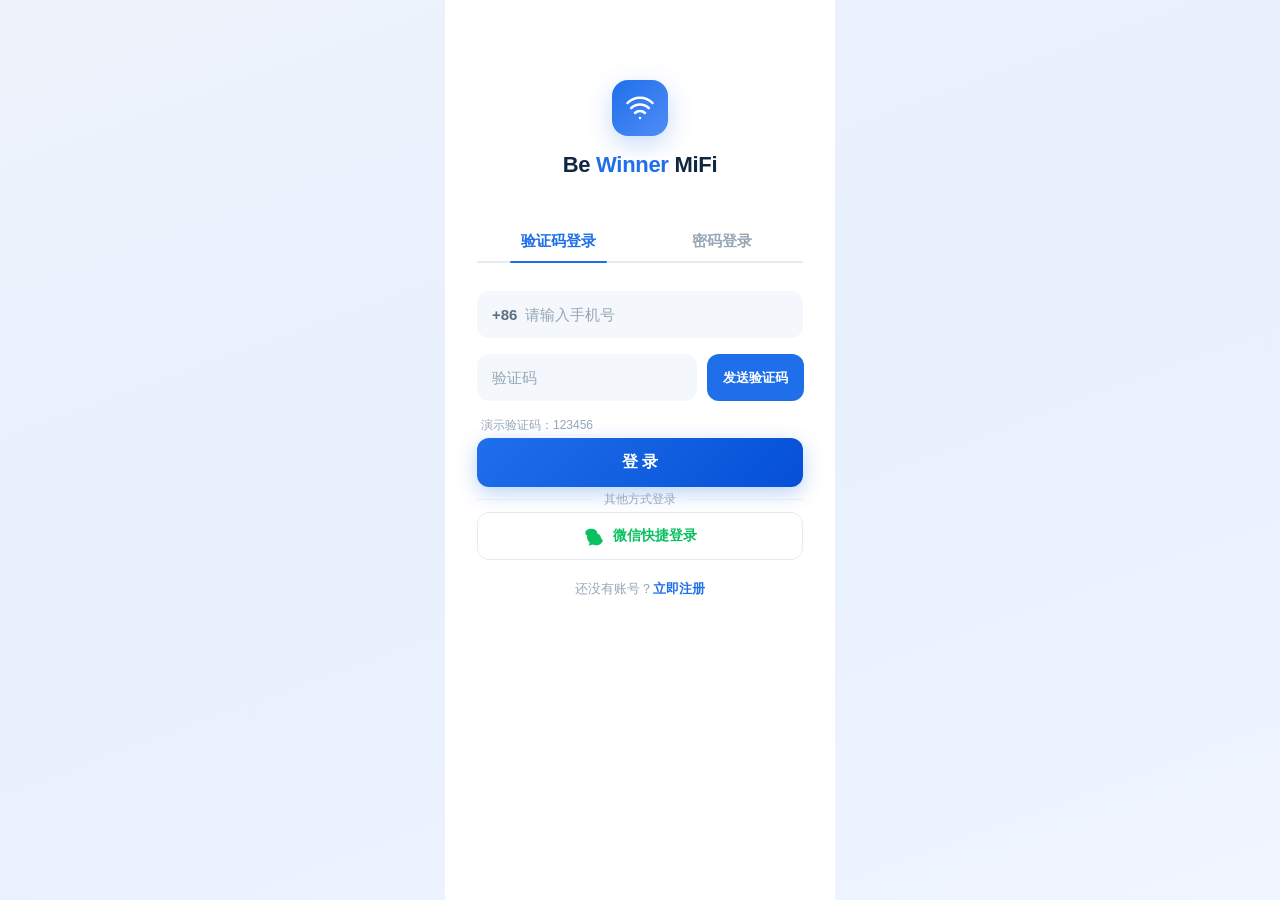
<file: index.html>
<!DOCTYPE html>
<html lang="zh-CN">
<head>
<meta charset="UTF-8" />
<meta name="viewport" content="width=device-width,initial-scale=1.0" />
<title>Be Winner · MiFi 控制中心 / 主页</title>
<link href="https://fonts.googleapis.com/css2?family=Space+Grotesk:wght@400;500;600;700&family=JetBrains+Mono:wght@400;500;700&family=Noto+Sans+SC:wght@400;500;700&display=swap" rel="stylesheet">
<link rel="stylesheet" href="css/app.css" />
</head>
<body>
<div class="stage">

  <!-- 主页 -->
  <section class="phone">
    <div class="phone-shell">
      <div class="notch"></div>
      <div class="status-bar">
        <span class="time">21:08</span>
        <span class="status-icons">
          <span class="sig-bars"><i></i><i></i><i></i><i></i></span>
          <span class="bat-ico">98<small>%</small></span>
        </span>
      </div>

      <div class="screen" id="screen-home">
        <!-- 顶部设备标题栏 -->
        <header class="top-greet">
          <div class="device-title-bar" id="deviceTitleBar">
            <span class="device-title-name" id="deviceTitleName">BW-X9 Pro</span>
            <svg class="device-title-arrow" viewBox="0 0 24 24"><path d="M6 9l6 6 6-6"/></svg>
            <span class="device-title-wifi connected" id="deviceTitleWifi">WiFi</span>
            <span class="device-title-status online" id="deviceTitleStatus">在线</span>
          </div>
          <button class="add-device-btn" id="btnAddDevice" aria-label="添加设备">+</button>
        </header>

        <!-- 无绑定设备空状态 -->
        <div class="empty-state" id="emptyDevice" style="display:none;">
          <div class="empty-icon">
            <svg viewBox="0 0 64 64" fill="none" stroke="var(--brand)" stroke-width="1.5"><rect x="8" y="24" width="48" height="32" rx="6"/><path d="M18 24v-4a14 14 0 0 1 14-14h0a14 14 0 0 1 14 14v4"/><circle cx="32" cy="44" r="4"/><path d="M32 30v8"/></svg>
          </div>
          <h3>尚未绑定设备</h3>
          <p>请先添加您的 MiFi 设备<br/>开始享受多网聚合高速网络</p>
          <button class="empty-btn" id="btnBindDevice">绑定设备</button>
        </div>

        <!-- 主内容区 -->
        <div id="homeContent">

        <!-- 实名警示横幅（未实名内置卡合并为一条，JS 生成） -->
        <div id="rnBanners"></div>

        <!-- 无套餐提醒横幅（JS 生成） -->
        <div id="npBanners"></div>

        <!-- 设备二次认证提示横幅（JS 生成） -->
        <div id="daBanners"></div>

        <!-- 设备主卡 -->
        <article class="device-card">
          <div class="bg-grid"></div>
          <div class="bg-glow"></div>

          <div class="dev-body">
            <div class="device-img">
              <div class="halo"></div>
              <svg viewBox="0 0 160 200" class="mifi-svg">
                <defs>
                  <linearGradient id="bodyG" x1="0" x2="0" y1="0" y2="1">
                    <stop offset="0" stop-color="#ffffff"/>
                    <stop offset="1" stop-color="#dbe9ff"/>
                  </linearGradient>
                  <linearGradient id="screenG" x1="0" x2="1" y1="0" y2="1">
                    <stop offset="0" stop-color="#3aa0ff"/>
                    <stop offset="1" stop-color="#7ec3ff"/>
                  </linearGradient>
                </defs>
                <rect x="20" y="10" width="120" height="180" rx="22" fill="url(#bodyG)" stroke="#bcd4ee" stroke-width="1.5"/>
                <rect x="32" y="24" width="96" height="68" rx="8" fill="#0d2747" stroke="#bcd4ee"/>
                <rect x="40" y="34" width="80" height="48" rx="4" fill="url(#screenG)" opacity=".95"/>
                <text x="80" y="62" text-anchor="middle" fill="#fff" font-size="11" font-family="JetBrains Mono" font-weight="700">BONDED</text>
                <circle cx="48" cy="108" r="5" fill="#3aa0ff"/>
                <circle cx="68" cy="108" r="5" fill="#1f6feb"/>
                <circle cx="88" cy="108" r="5" fill="#9ab8d8" opacity=".6"/>
                <circle cx="108" cy="108" r="5" fill="#9ab8d8" opacity=".4"/>
                <rect x="32" y="125" width="96" height="50" rx="6" fill="#f4f8ff" stroke="#bcd4ee"/>
                <text x="80" y="146" text-anchor="middle" fill="#1f6feb" font-size="8" font-family="Space Grotesk" letter-spacing="2">BE WINNER</text>
                <text x="80" y="160" text-anchor="middle" fill="#7d9bbf" font-size="6" font-family="JetBrains Mono">DUAL · 5G · BONDED</text>
              </svg>
            </div>

            <div class="dev-meta">
              <div class="status-pill bonded" id="statusPillBonded">
                <i></i> 聚合中
              </div>
              <div class="meta-row">
                <span class="lbl">本次运行</span>
                <span class="val mono" id="devRunTime">04:23:11</span>
              </div>
              <div class="meta-row">
                <span class="lbl">本次用量</span>
                <span class="val mono" id="devUsage">1.28GB</span>
              </div>
              <div class="meta-row">
                <span class="lbl">系统温度</span>
                <span class="val mono" id="devTemp">38.6°C</span>
              </div>
              <div class="meta-row">
                <span class="lbl">电池电量</span>
                <span class="val mono" id="devBatt">82%</span>
              </div>
            </div>
          </div>
        </article>

        <!-- 实时速率 -->
        <article class="rate-card">
          <header class="rate-head">
            <h3>实时速率</h3>
          </header>

          <div class="rate-numbers">
            <div class="rn down">
              <span class="arr">↓</span>
              <span class="num mono" id="downNum">128.4</span>
              <span class="unit">Mbps</span>
              <span class="lbl">下行</span>
            </div>
            <div class="divider"></div>
            <div class="rn up">
              <span class="arr">↑</span>
              <span class="num mono" id="upNum">42.7</span>
              <span class="unit">Mbps</span>
              <span class="lbl">上行</span>
            </div>
          </div>

          <!-- 子卡速率（聚合设备） -->
          <div class="rate-subcards" id="rateSubCards" style="display:none;">
            <div class="rate-sub-head">子卡速率</div>
            <div class="rate-sub-list" id="rateSubList">
              <!-- JS 动态填充 -->
            </div>
          </div>
        </article>

        <!-- 套餐卡片 -->
        <article class="info-card plan-card">
          <header class="ic-head">
            <div class="ic-title">
              <span class="ic-ico plan">
                <svg viewBox="0 0 24 24"><path d="M3 7h18M3 12h18M3 17h12"/></svg>
              </span>
              <h3>套餐</h3>
            </div>
            <a class="ic-link" href="plan.html">购买 ›</a>
          </header>

          <div id="planContent">
          <div class="plan-row">
            <div class="plan-info">
              <span class="plan-tag flow">流量套餐</span>
              <span class="plan-rest"><b class="mono">118.2</b><small>GB</small> <em>剩余</em></span>
            </div>
            <div class="plan-bar"><span style="width:52%"></span></div>
            <div class="plan-meta">
              <span>已用 41.8GB / 80GB</span>
              <span>剩余有效期 116天</span>
            </div>
          </div>

          <div class="plan-divider" id="planDivider"></div>

          <div class="plan-row" id="planRowBond">
            <div class="plan-info">
              <span class="plan-tag bond">聚合套餐</span>
              <span class="plan-rest"><b class="mono">72.6</b><small>GB</small> <em>剩余</em></span>
            </div>
            <div class="plan-bar bond"><span style="width:79%"></span></div>
            <div class="plan-meta">
              <span>已用 47.4GB / 60GB</span>
              <span>剩余有效期 10天</span>
            </div>
          </div>
          </div><!-- #planContent -->

          <!-- 未订购套餐空状态 -->
          <div class="plan-empty" id="planEmpty" style="display:none;">
            <div class="empty-icon">
              <svg viewBox="0 0 48 48" fill="none" stroke="var(--text-3)" stroke-width="1.5"><circle cx="16" cy="22" r="12"/><path d="M12 22h8M16 18v8"/><rect x="26" y="14" width="18" height="24" rx="3"/><path d="M30 22h10M30 28h7"/></svg>
            </div>
            <p class="plan-empty-title">暂无可用套餐</p>
            <p class="plan-empty-sub">请购买套餐后使用</p>
            <a class="empty-btn" href="plan.html">去购买</a>
          </div>
        </article>

        </div><!-- #homeContent -->
        <div class="bottom-pad"></div>
      </div>

      <!-- 底部 Tabbar -->
      <nav class="tabbar">
        <a class="tab active">
          <svg viewBox="0 0 24 24"><path d="M3 11l9-8 9 8v10a2 2 0 0 1-2 2h-4v-7h-6v7H5a2 2 0 0 1-2-2z"/></svg>
          <span>主页</span>
        </a>
        <a class="tab" href="wifi.html">
          <svg viewBox="0 0 24 24"><path d="M5 12a10 10 0 0 1 14 0M2 8a14 14 0 0 1 20 0M8 16a6 6 0 0 1 8 0M12 20h.01"/></svg>
          <span>WiFi</span>
        </a>
<a class="tab" href="plan.html">
          <svg viewBox="0 0 24 24"><path d="M3 7h18M3 12h18M3 17h12"/></svg>
          <span>套餐</span>
        </a>
        <a class="tab" href="mine.html">
          <svg viewBox="0 0 24 24"><circle cx="12" cy="8" r="4"/><path d="M20 21a8 8 0 0 0-16 0"/></svg>
          <span>我的</span>
        </a>
      </nav>

      <div class="home-indicator"></div>

      <!-- 通用遮罩 -->
      <div class="sheet-mask" id="sheetMask"></div>

      <!-- 我的设备抽屉 -->
      <div class="sheet" id="myDevicesSheet">
        <div class="sheet-handle"></div>
        <header class="sheet-head">
          <h3>我的设备</h3>
          <button class="sheet-close" id="myDevicesClose">完成</button>
        </header>
        <ul class="my-devices-list" id="myDevicesList">
          <!-- JS 动态填充 -->
        </ul>
        <button class="bind-btn">
          <span class="plus">+</span> 绑定新设备
        </button>
      </div>

      <!-- 实名信息抽屉（合并横幅「去实名」入口，逐卡状态+分别去实名） -->
      <div class="sheet" id="rnInfoSheet">
        <div class="sheet-handle"></div>
        <header class="sheet-head">
          <h3>实名认证</h3>
          <button class="sheet-close" id="rnInfoClose">完成</button>
        </header>
        <p class="rn-info-desc">内置卡需完成实名认证后才能接入网络</p>
        <ul class="rn-info-list" id="rnInfoList">
          <!-- JS 动态填充 -->
        </ul>
      </div>

      <!-- 二次认证信息抽屉（合并横幅「去认证」入口，逐卡状态+分别去认证） -->
      <div class="sheet" id="daInfoSheet">
        <div class="sheet-handle"></div>
        <header class="sheet-head">
          <h3>二次认证</h3>
          <button class="sheet-close" id="daInfoClose">完成</button>
        </header>
        <p class="rn-info-desc">按工信部要求，每张内置卡需分别完成二次实人认证</p>
        <ul class="rn-info-list" id="daInfoList">
          <!-- JS 动态填充 -->
        </ul>
      </div>

      <!-- 删除设备确认弹窗 -->
      <div class="confirm-mask" id="deleteConfirmMask"></div>
      <div class="confirm-dialog" id="deleteConfirmDialog">
        <div class="confirm-dialog-body">
          <svg viewBox="0 0 24 24" fill="none" stroke="var(--err)" stroke-width="1.8" stroke-linecap="round"><circle cx="12" cy="12" r="10"/><path d="M12 8v4M12 16h.01"/></svg>
          <p>确定要删除设备 <b id="deleteDevName">--</b> 吗？<br/><small style="color:var(--text-3);">删除后需重新绑定才能使用</small></p>
        </div>
        <div class="confirm-dialog-btns">
          <button id="deleteCancel">取消</button>
          <button id="deleteOk">确认删除</button>
        </div>
      </div>

      <!-- 重命名设备弹窗 -->
      <div class="confirm-mask" id="renameMask"></div>
      <div class="confirm-dialog" id="renameDialog">
        <div class="confirm-dialog-body">
          <p style="font-size:15px;font-weight:600;color:var(--text);margin-bottom:12px;">修改设备名称</p>
          <input type="text" class="rename-input" id="renameInput" maxlength="20" autocomplete="off" />
          <p class="rename-hint" id="renameHint" style="display:none;"></p>
        </div>
        <div class="confirm-dialog-btns">
          <button id="renameCancel">取消</button>
          <button id="renameOk" style="background:var(--brand);">确认</button>
        </div>
      </div>

      <!-- WiFi 设置抽屉 -->
      <div class="sheet" id="wifiSheet">
        <div class="sheet-handle"></div>
        <header class="sheet-head">
          <h3>WiFi 设置</h3>
          <button class="sheet-close" id="wifiSheetClose">完成</button>
        </header>
        <div class="wifi-form">
          <div class="form-group">
            <label>WiFi 名称 (SSID)</label>
            <input type="text" class="form-input mono" id="wifiSsidInput" value="BW-X9_5G" />
          </div>
          <div class="form-group">
            <label>WiFi 密码</label>
            <div class="form-input-wrap">
              <input type="password" class="form-input mono" id="wifiPwdInput" value="LiveMifi@2026" />
              <button class="eye form-eye" id="formEyeBtn" aria-label="切换密码可见">
                <svg viewBox="0 0 24 24"><path d="M2 12s3.5-7 10-7 10 7 10 7-3.5 7-10 7S2 12 2 12z"/><circle cx="12" cy="12" r="3"/></svg>
              </button>
            </div>
          </div>
          <div class="form-group">
            <label>安全类型</label>
            <select class="form-input" id="wifiSecInput">
              <option selected>WPA2-PSK / WPA3-SAE</option>
              <option>WPA2-PSK</option>
              <option>WPA3-SAE</option>
            </select>
          </div>
          <div class="form-group">
            <label>频段</label>
            <div class="form-seg" id="wifiBandSeg">
              <span class="active" data-band="5G">5G</span>
              <span data-band="2.4G">2.4G</span>
            </div>
          </div>
          <div class="form-group toggle-row">
            <label>隐藏 SSID</label>
            <div class="toggle"><span></span></div>
          </div>
          <button class="save-btn">保存设置</button>
        </div>
      </div>

      <!-- 添加设备抽屉 -->
      <div class="sheet" id="addDeviceSheet">
        <div class="sheet-handle"></div>
        <header class="sheet-head">
          <h3>添加设备</h3>
          <button class="sheet-close" id="addDeviceClose">取消</button>
        </header>
        <div class="add-device-options">
          <div class="ado-item" id="adoQr">
            <div class="ado-icon qr">
              <svg viewBox="0 0 24 24" fill="none" stroke="currentColor" stroke-width="1.8" stroke-linecap="round"><rect x="3" y="3" width="7" height="7" rx="1"/><rect x="14" y="3" width="7" height="7" rx="1"/><rect x="3" y="14" width="7" height="7" rx="1"/><path d="M14 14h4v4M18 14v4h-4"/></svg>
            </div>
            <div class="ado-main"><b>扫码添加</b><span>扫描设备二维码快速绑定</span></div>
            <svg class="mi-arr" viewBox="0 0 24 24"><path d="M9 18l6-6-6-6"/></svg>
          </div>
          <div class="ado-item" id="adoSn">
            <div class="ado-icon sn">
              <svg viewBox="0 0 24 24" fill="none" stroke="currentColor" stroke-width="1.8" stroke-linecap="round"><rect x="4" y="2" width="16" height="20" rx="2"/><path d="M8 6h8M8 10h4"/></svg>
            </div>
            <div class="ado-main"><b>SN 码添加</b><span>输入设备 SN 码手动绑定</span></div>
            <svg class="mi-arr" viewBox="0 0 24 24"><path d="M9 18l6-6-6-6"/></svg>
          </div>
        </div>
      </div>

      <!-- SN 码输入抽屉 -->
      <div class="sheet" id="snInputSheet">
        <div class="sheet-handle"></div>
        <header class="sheet-head">
          <h3>SN 码添加</h3>
          <button class="sheet-close" id="snInputClose">取消</button>
        </header>
        <div class="sn-input-body">
          <p class="sn-desc">请输入设备底部或包装上的 SN 码</p>
          <div class="sn-input-wrap">
            <input type="text" class="sn-input mono" id="snInputField" placeholder="例如：BWX9-2026-00128" maxlength="30" autocomplete="off" />
          </div>
          <button class="save-btn sn-confirm-btn" id="snConfirmBtn">确认添加</button>
          <p class="sn-hint" id="snHint"></p>
        </div>
      </div>

    </div>
  </section>

</div>

<script src="js/device-state.js"></script>
<script src="js/app.js"></script>
</body>
</html>
</file>
<file: css/app.css>
/* ===========================
   Be Winner · MiFi  Mobile Console
   Light × Sky Blue  v0.2
   =========================== */

:root {
  --bg-page: #eef4fb;
  --bg-soft: #f7fafd;
  --bg-card: #ffffff;
  --line: #dbe7f5;
  --line-soft: #ecf2f9;

  --brand:   #1f6feb;
  --brand-2: #3aa0ff;
  --brand-3: #6fb8ff;
  --brand-bg: #eaf3ff;

  --text:   #0f2742;
  --text-2: #5a6f8a;
  --text-3: #93a3b8;

  --ok:    #22c55e;
  --off:   #94a3b8;
  --warn:  #f59e0b;
  --err:   #ef4444;
  --mob:   #1f6feb;   /* 移动 */
  --tel:   #ff7a59;   /* 电信（暖色用以区分双卡） */

  --r-lg: 22px;
  --r-md: 14px;
  --r-sm: 10px;

  --shadow-card: 0 6px 18px -8px rgba(31,111,235,.18), 0 2px 6px rgba(15,39,66,.04);
  --shadow-deep: 0 18px 40px -16px rgba(31,111,235,.25);
}

* { box-sizing: border-box; margin: 0; padding: 0; }

html, body {
  background:
    radial-gradient(900px 500px at 0% -10%, #d9ebff 0%, transparent 60%),
    radial-gradient(700px 500px at 100% 110%, #e6f0ff 0%, transparent 55%),
    linear-gradient(180deg, #eef4fb 0%, #f7fafd 100%);
  background-attachment: fixed;
  color: var(--text);
  font-family: 'Noto Sans SC', 'PingFang SC', system-ui, sans-serif;
  min-height: 100vh;
  overflow-x: auto;
}

body { display: flex; flex-direction: column; }

body::before {
  content: '';
  position: fixed; inset: 0;
  background-image:
    linear-gradient(rgba(31,111,235,.04) 1px, transparent 1px),
    linear-gradient(90deg, rgba(31,111,235,.04) 1px, transparent 1px);
  background-size: 56px 56px;
  pointer-events: none;
  z-index: 0;
}

/* ============ 舞台 ============ */
.stage {
  position: relative; z-index: 2;
  display: flex; justify-content: center;
  padding: 40px 48px 80px;
}

.phone {
  flex: 0 0 auto;
  display: flex; flex-direction: column; align-items: center;
}

.phone-shell {
  width: 390px; height: 844px;
  background: #fff;
  border-radius: 54px;
  padding: 14px;
  border: 1px solid var(--line);
  box-shadow:
    0 40px 80px -30px rgba(31,111,235,.30),
    0 60px 120px -40px rgba(31,111,235,.18),
    inset 0 0 0 1.5px #f4f8fd;
  position: relative;
}

.notch {
  position: absolute; top: 14px; left: 50%; transform: translateX(-50%);
  width: 120px; height: 32px;
  background: #0f2742; border-radius: 0 0 18px 18px;
  z-index: 30;
}

/* ============ 状态栏 ============ */
.status-bar {
  position: absolute; top: 18px; left: 32px; right: 32px;
  display: flex; justify-content: space-between; align-items: center;
  z-index: 20; height: 24px;
  font-family: 'JetBrains Mono', monospace; font-size: 13px;
  color: var(--text); font-weight: 600;
}
.status-icons { display: flex; gap: 10px; align-items: center; font-size: 11px; }
.sig-bars { display: inline-flex; gap: 2px; align-items: flex-end; height: 12px; }
.sig-bars i {
  display: block; width: 3px; background: var(--text); border-radius: 1px;
}
.sig-bars i:nth-child(1) { height: 4px; }
.sig-bars i:nth-child(2) { height: 7px; }
.sig-bars i:nth-child(3) { height: 10px; }
.sig-bars i:nth-child(4) { height: 12px; opacity: .35; }
.bat-ico {
  border: 1.2px solid var(--text); padding: 1px 4px; border-radius: 3px;
  position: relative; font-size: 10px;
}
.bat-ico::after {
  content: ''; position: absolute; right: -3px; top: 4px;
  width: 2px; height: 4px; background: var(--text); border-radius: 1px;
}
.bat-ico small { font-size: 8px; opacity: .7; }

/* ============ 屏幕 ============ */
.screen {
  height: 100%; width: 100%;
  background:
    radial-gradient(500px 280px at 50% 0%, #e6f0ff 0%, transparent 60%),
    linear-gradient(180deg, #f7fafd 0%, #eef4fb 100%);
  border-radius: 42px;
  overflow-y: auto;
  padding: 56px 16px 0;
  position: relative;
  scrollbar-width: none;
}
.screen::-webkit-scrollbar { display: none; }

/* ============ 顶部问候 ============ */
.top-greet {
  display: flex; justify-content: space-between; align-items: center;
  padding: 8px 4px 18px;
}
.title { margin-top: 0; }

/* 返回按钮 + 页面标题 */
.back-btn {
  width: 36px; height: 36px; border-radius: 10px;
  border: 1px solid var(--line);
  background: var(--bg-card);
  color: var(--text);
  cursor: pointer;
  display: grid; place-items: center;
  flex-shrink: 0; transition: .2s;
}
.back-btn svg { width: 20px; height: 20px; }
.back-btn:hover { background: var(--brand-bg); border-color: var(--brand-2); color: var(--brand); }

.page-title {
  font-family: 'Space Grotesk', 'Noto Sans SC', sans-serif;
  font-size: 17px; font-weight: 700; color: var(--text);
  letter-spacing: .3px;
}

/* 发送验证码按钮 */
.sms-btn {
  padding: 10px 16px; border-radius: 10px;
  border: 1px solid var(--brand); background: var(--brand-bg);
  color: var(--brand); font-size: 13px; font-weight: 600;
  cursor: pointer; transition: .2s;
  font-family: 'Space Grotesk', 'Noto Sans SC', sans-serif;
}
.sms-btn:disabled { opacity: .5; cursor: not-allowed; }
.sms-btn:hover:not(:disabled) { background: var(--brand); color: #fff; }

.status-chip {
  display: inline-flex; align-items: center; gap: 8px;
  padding: 8px 14px; border-radius: 999px;
  font-size: 14px; font-weight: 600;
  background: #ecfdf5; color: #047857;
  border: 1px solid #a7f3d0;
}
.status-chip i {
  width: 8px; height: 8px; border-radius: 50%;
  background: var(--ok);
  box-shadow: 0 0 0 0 rgba(34,197,94,.5);
  animation: pulse 1.6s infinite;
}
.status-chip.offline { background: #f1f5f9; color: #475569; border-color: #e2e8f0; }
.status-chip.offline i { background: var(--off); animation: none; }
@keyframes pulse {
  0% { box-shadow: 0 0 0 0 rgba(34,197,94,.5); }
  70% { box-shadow: 0 0 0 10px rgba(34,197,94,0); }
  100% { box-shadow: 0 0 0 0 rgba(34,197,94,0); }
}

/* Top-greet sub-page variant (WiFi / Plan) */
.top-greet--sub {
  display: flex; justify-content: space-between; align-items: center;
  padding: 8px 4px 18px;
}

/* ============ 统一设备标题栏（左上角） ============ */
.device-title-bar {
  display: flex; align-items: center; gap: 6px;
  cursor: pointer; padding: 4px 0;
  -webkit-tap-highlight-color: transparent;
}
.device-title-name {
  font-family: 'Space Grotesk', 'Noto Sans SC', sans-serif;
  font-size: 17px; font-weight: 700; color: var(--text);
  letter-spacing: .3px;
}
.device-title-arrow {
  width: 16px; height: 16px;
  fill: none; stroke: var(--text-3); stroke-width: 2;
  stroke-linecap: round; stroke-linejoin: round;
  transition: transform .25s;
}
.device-title-status {
  font-size: 10px; font-weight: 600; padding: 2px 8px; border-radius: 999px;
  letter-spacing: .5px; flex-shrink: 0;
}
.device-title-status.online {
  color: #047857; background: #ecfdf5; border: 1px solid #a7f3d0;
}
.device-title-status.offline {
  color: #475569; background: #f1f5f9; border: 1px solid #e2e8f0;
}

/* 设备标题栏 WiFi 连接状态标签（仅已连接时展示） */
.device-title-wifi {
  display: none;
  font-size: 10px; font-weight: 600; padding: 2px 8px; border-radius: 999px;
  letter-spacing: .5px; flex-shrink: 0;
  color: #1f6feb; background: #eaf3ff; border: 1px solid #c8def9;
}
.device-title-wifi.connected {
  display: inline-block;
}
.device-title-wifi.disconnected {
  display: none;
}

/* ============ 横向滑动 Tab ============ */
.shop-tabs-scroll {
  display: flex; gap: 8px; overflow-x: auto;
  white-space: nowrap; -webkit-overflow-scrolling: touch;
  scrollbar-width: none; padding: 0 0 4px; margin-bottom: 14px;
}
.shop-tabs-scroll::-webkit-scrollbar { display: none; }
.shop-tab-scroll-item {
  display: inline-block; padding: 10px 18px; border-radius: 999px;
  font-size: 13px; font-weight: 600; color: var(--text-3);
  cursor: pointer; transition: .25s; letter-spacing: .5px;
  background: #eef4fb; border: 1px solid var(--line);
  flex-shrink: 0; font-family: 'Space Grotesk', 'Noto Sans SC', sans-serif;
}
.shop-tab-scroll-item.active {
  color: #fff; background: linear-gradient(135deg, var(--brand), var(--brand-2));
  border-color: transparent; box-shadow: 0 4px 12px rgba(31,111,235,.3);
}

/* ============ 设备主卡 ============ */
.device-card {
  position: relative; overflow: hidden;
  border-radius: var(--r-lg);
  background:
    linear-gradient(160deg, #ffffff 0%, #f3f8ff 100%);
  border: 1px solid var(--line);
  padding: 18px;
  box-shadow: var(--shadow-card);
}
.bg-grid {
  position: absolute; inset: 0;
  background-image:
    linear-gradient(rgba(31,111,235,.05) 1px, transparent 1px),
    linear-gradient(90deg, rgba(31,111,235,.05) 1px, transparent 1px);
  background-size: 22px 22px;
  mask-image: radial-gradient(circle at 70% 50%, #000 30%, transparent 80%);
  pointer-events: none;
}
.bg-glow {
  position: absolute; right: -40px; top: -40px;
  width: 200px; height: 200px; border-radius: 50%;
  background: radial-gradient(circle, rgba(58,160,255,.30) 0%, transparent 60%);
  filter: blur(20px);
  pointer-events: none;
}

.dev-head {
  display: flex; justify-content: space-between; align-items: flex-start;
  position: relative; z-index: 2;
}
.dev-name .model {
  font-family: 'Space Grotesk', sans-serif;
  font-size: 20px; font-weight: 700; letter-spacing: .5px;
  display: block; color: var(--text);
}
/* Top-right device switch button (replaces old .switch-dev) */
.switch-dev--top {
  display: inline-flex; align-items: center; gap: 6px;
  background: var(--brand-bg);
  border: 1px solid #c8def9;
  color: var(--brand);
  font-size: 12px; padding: 8px 14px; border-radius: 999px;
  cursor: pointer; font-family: 'Space Grotesk', sans-serif;
  font-weight: 600; letter-spacing: .5px;
  transition: .25s; white-space: nowrap; flex-shrink: 0;
}
.switch-dev--top:hover {
  background: var(--brand); color: #fff; border-color: var(--brand);
  box-shadow: 0 6px 16px rgba(31,111,235,.3);
}
.switch-icon-svg {
  width: 16px; height: 16px;
  fill: none; stroke: currentColor; stroke-width: 1.8;
  stroke-linecap: round; stroke-linejoin: round;
}

.dev-body {
  display: grid; grid-template-columns: 130px 1fr; gap: 18px;
  margin-top: 14px; position: relative; z-index: 2;
  align-items: center;
}
.device-img {
  position: relative; height: 180px;
  display: grid; place-items: center;
}
.halo {
  position: absolute; inset: 10px;
  border-radius: 50%;
  background: radial-gradient(circle, rgba(58,160,255,.30) 0%, transparent 60%);
  filter: blur(14px);
  animation: breath 3s ease-in-out infinite;
}
@keyframes breath {
  0%,100% { transform: scale(.9); opacity: .5; }
  50% { transform: scale(1.05); opacity: .9; }
}
.mifi-svg { position: relative; height: 100%; filter: drop-shadow(0 10px 20px rgba(31,111,235,.18)); }

.dev-meta { display: flex; flex-direction: column; gap: 6px; }
.status-pill {
  display: inline-flex; align-items: center; gap: 8px;
  padding: 6px 10px; border-radius: 999px;
  font-size: 12px; font-weight: 600;
  width: fit-content;
}
.status-pill.bonded {
  color: var(--brand);
  background: var(--brand-bg);
  border: 1px solid #c8def9;
}
.status-pill.bonded i {
  width: 8px; height: 8px; border-radius: 50%;
  background: var(--brand);
  animation: pulse-mini 1.4s infinite;
}
@keyframes pulse-mini {
  0%,100% { opacity: 1; transform: scale(1); }
  50% { opacity: .55; transform: scale(.85); }
}

.meta-row {
  display: flex; justify-content: space-between; align-items: baseline;
  border-bottom: 1px dashed var(--line);
  padding: 6px 0;
}
.meta-row:last-child { border-bottom: none; }
.lbl { color: var(--text-3); font-size: 11px; letter-spacing: 1px; }
.val { color: var(--text); font-size: 13px; font-weight: 600; }
.mono { font-family: 'JetBrains Mono', monospace; }

/* ============ 信号格 / 质量（网络链路卡共用） ============ */
/* 大号信号格（4 格制，同手机状态栏习惯）
   格数与 RSRP 建议映射（联调参考）：
   4格 ≥-80 极佳 / 3格 -80~-90 良好 / 2格 -90~-100 一般 / 1格 <-100 较差
   未点亮的格加 .off 即可（如 3 格：第 4 根 <i class="off">）
   宽度与颜色由 .link-row 按运营商变量 --carrier-c 注入 */
.sig-bars.lg { height: 30px; gap: 3px; }
.sig-bars.lg i { opacity: 1; } /* 覆盖基础样式 .sig-bars i:nth-child(4) 的半透明 */
.sig-bars.lg i:nth-child(1) { height: 9px; }
.sig-bars.lg i:nth-child(2) { height: 15px; }
.sig-bars.lg i:nth-child(3) { height: 21px; }
.sig-bars.lg i:nth-child(4) { height: 27px; }
.sig-bars.lg i.off { opacity: .25; }

/* 小号信号格（子卡速率行用）：几何沿用基础样式，仅补色彩与档位 */
/* 配色对齐 .rate-sub-cname/.rate-sub-bar 既有调色板：移动蓝/电信紫/外置琥珀 */
.sig-bars.sm i { opacity: 1; } /* 覆盖基础样式 4 格半透明 */
.sig-bars.sm i.off { opacity: .25; }
.sig-bars.sm.mob i { background: #1f6feb; }
.sig-bars.sm.tel i { background: #7c3aed; }
.sig-bars.sm.ext i { background: #f59e0b; }

/* ============ 实名警示横幅（首页，未实名内置卡合并为一条） ============ */
#rnBanners { display: flex; flex-direction: column; gap: 8px; }
#rnBanners:not(:empty) { margin-bottom: 12px; }
.rn-banner {
  display: flex; align-items: center; gap: 10px;
  padding: 10px 12px;
  background: #fffbeb; border: 1px solid #fde68a;
  border-radius: var(--r-md, 14px);
}
.rn-banner-ico {
  width: 20px; height: 20px; flex-shrink: 0; color: #f59e0b;
}
.rn-banner-main { flex: 1; display: flex; flex-direction: column; gap: 1px; min-width: 0; }
.rn-banner-main b { font-size: 13px; font-weight: 700; color: #92400e; }
.rn-banner-main span { font-size: 11px; color: #b45309; }
.rn-banner-btn {
  flex-shrink: 0; padding: 6px 14px;
  background: #f59e0b; color: #fff; border: none;
  border-radius: 9px; font-size: 12px; font-weight: 700;
  cursor: pointer; transition: .2s;
  font-family: 'Space Grotesk', 'Noto Sans SC', sans-serif;
}
.rn-banner-btn:hover { background: #d97706; }
.rn-banner-close {
  flex-shrink: 0; width: 22px; height: 22px;
  display: grid; place-items: center;
  background: none; border: none; cursor: pointer;
  font-size: 16px; line-height: 1; color: #d6b47b;
  border-radius: 6px; transition: .15s;
}
.rn-banner-close:hover { color: #92400e; background: rgba(245,158,11,.12); }

/* 设备二次认证横幅：蓝色信息变体（与琥珀色 SIM 实名横幅区分） */
#daBanners:not(:empty) { margin-bottom: 12px; }
.rn-banner.info { background: #eff6ff; border-color: #bfdbfe; }
.rn-banner.info .rn-banner-ico { color: #1f6feb; }
.rn-banner.info .rn-banner-main b { color: #1e40af; }
.rn-banner.info .rn-banner-main span { color: #3b6fd4; }
.rn-banner.info .rn-banner-btn { background: #1f6feb; }
.rn-banner.info .rn-banner-btn:hover { background: #1a5fd0; }
.rn-banner.info .rn-banner-close { color: #93b4e8; }
.rn-banner.info .rn-banner-close:hover { color: #1e40af; background: rgba(31,111,235,.1); }

/* 无套餐提醒横幅：红色警示变体（阻断上网，比琥珀实名提醒更严重） */
#npBanners:not(:empty) { margin-bottom: 12px; }
.rn-banner.err { background: #fef2f2; border-color: #fecaca; }
.rn-banner.err .rn-banner-ico { color: #ef4444; }
.rn-banner.err .rn-banner-main b { color: #b91c1c; }
.rn-banner.err .rn-banner-main span { color: #dc2626; }
.rn-banner.err .rn-banner-btn { background: #ef4444; }
.rn-banner.err .rn-banner-btn:hover { background: #dc2626; }
.rn-banner.err .rn-banner-close { color: #e8a0a0; }
.rn-banner.err .rn-banner-close:hover { color: #b91c1c; background: rgba(239,68,68,.1); }

/* 实名信息抽屉（合并横幅「去实名」入口，逐卡状态列表） */
.rn-info-desc { font-size: 12px; color: var(--text-3); margin: 4px 0 2px; }
.rn-info-list { list-style: none; margin: 4px 0; }
.rn-info-item {
  display: flex; align-items: center; gap: 12px;
  padding: 13px 2px; border-bottom: 1px dashed var(--line);
}
.rn-info-item:last-child { border-bottom: none; }
.rn-info-ico { width: 36px; height: 36px; border-radius: 10px; flex-shrink: 0; }
.rn-info-ico.mob { background: linear-gradient(135deg, #1f6feb, #3aa0ff); }
.rn-info-ico.tel { background: linear-gradient(135deg, #ea580c, #f97316); }
.rn-info-main { flex: 1; display: flex; flex-direction: column; gap: 2px; }
.rn-info-main b { font-size: 14px; font-weight: 700; color: var(--text); }
.rn-info-main span { font-size: 11px; color: var(--text-3); }
.rn-info-btn {
  flex-shrink: 0; padding: 6px 14px;
  background: #f59e0b; color: #fff; border: none;
  border-radius: 8px; font-size: 12px; font-weight: 700;
  cursor: pointer; transition: .2s;
  font-family: 'Space Grotesk', 'Noto Sans SC', sans-serif;
}
.rn-info-btn:hover { background: #d97706; }

.realname-tag {
  font-size: 10px; font-weight: 600; letter-spacing: .5px;
  padding: 3px 8px; border-radius: 999px;
}
.realname-tag.done {
  color: #047857; background: #ecfdf5; border: 1px solid #a7f3d0;
}
.realname-tag.pending {
  color: #b45309; background: #fffbeb; border: 1px solid #fde68a;
}

.realname-btn {
  padding: 7px 24px;
  background: linear-gradient(135deg, #f59e0b, #f97316);
  color: #fff; border: none;
  border-radius: 10px; font-size: 13px; font-weight: 700;
  cursor: pointer; transition: .2s;
  font-family: 'Space Grotesk', 'Noto Sans SC', sans-serif;
  letter-spacing: .5px;
  box-shadow: 0 4px 12px rgba(245,158,11,.3);
}
.realname-btn:hover {
  box-shadow: 0 6px 18px rgba(245,158,11,.45);
  transform: translateY(-1px);
}

/* ============ 聚合链路行（我的-聚合链路管理抽屉用） ============ */
/* 运营商色由每行 data-carrier 经 --carrier-c 一处驱动：色条/信号格/质量文案自动跟随 */
.link-row[data-carrier="mob"] { --carrier-c: var(--mob); }
.link-row[data-carrier="tel"] { --carrier-c: var(--tel); }
.link-row[data-carrier="ext"] { --carrier-c: #7c3aed; }

/* 单行链路布局：图标 + 卡名 + 网络 + 信号格 + 实名标签/激活按钮 + 更换 */
.link-row {
  display: flex; align-items: center; gap: 8px;
  padding: 12px 0; position: relative;
}
.link-row::before {
  content: ''; position: absolute; left: -18px; top: 50%; transform: translateY(-50%);
  width: 3px; height: 28px; border-radius: 2px; background: var(--carrier-c, var(--mob));
}

.link-row .bn-slot-ico { width: 28px; height: 28px; border-radius: 8px; flex-shrink: 0; }
.link-name { font-size: 14px; font-weight: 700; color: var(--text); }
.link-net { font-size: 11px; color: var(--text-3); margin-left: -4px; }
.link-badge {
  font-size: 10px; color: var(--text-3); font-weight: 600;
  padding: 1px 5px; border: 1px dashed var(--line); border-radius: 6px;
  flex-shrink: 0;
}
.link-spacer { flex: 1; }

/* 行内信号格：比标准 .lg 小一档（配合单行布局），色跟随运营商变量 */
.link-row .sig-bars.lg { height: 16px; gap: 2px; flex-shrink: 0; margin-left: 4px; }
.link-row .sig-bars.lg i { width: 4px; border-radius: 2px; background: var(--carrier-c); }
.link-row .sig-bars.lg i:nth-child(1) { height: 5px; }
.link-row .sig-bars.lg i:nth-child(2) { height: 8px; }
.link-row .sig-bars.lg i:nth-child(3) { height: 11px; }
.link-row .sig-bars.lg i:nth-child(4) { height: 14px; }

/* 行内去实名按钮（未实名时替代信号格出现）：紧凑化 */
.link-row .realname-btn {
  padding: 5px 12px; font-size: 12px; flex-shrink: 0;
  border-radius: 8px; box-shadow: none;
}
.link-row .realname-btn:hover { transform: none; box-shadow: 0 4px 12px rgba(245,158,11,.3); }

/* 更换按钮：紧凑文字按钮（替代原全宽 bn-slot-change） */
.link-change {
  padding: 6px 12px; flex-shrink: 0;
  background: var(--brand-bg); border: 1px solid #c8def9;
  color: var(--brand); font-size: 12px; font-weight: 600;
  border-radius: 10px; cursor: pointer; transition: .2s;
  font-family: 'Space Grotesk', 'Noto Sans SC', sans-serif;
}
.link-change:hover { background: var(--brand); color: #fff; }

.link-divider { border-top: 1px dashed var(--line); }

/* 未实名行（灰底向卡片边缘铺满，色条收回到灰底内缘） */
.link-row.unverified {
  background: #fafbfc;
  margin: 0 -18px; padding: 12px 18px;
}
.link-row.unverified::before { left: 0; }

/* ============ 速率卡 ============ */
.rate-card {
  margin-top: 12px;
  border-radius: var(--r-lg);
  border: 1px solid var(--line);
  background: var(--bg-card);
  padding: 16px 18px;
  position: relative; overflow: hidden;
  box-shadow: var(--shadow-card);
}
.rate-card::before {
  content: ''; position: absolute; right: -60px; bottom: -60px;
  width: 200px; height: 200px; border-radius: 50%;
  background: radial-gradient(circle, rgba(58,160,255,.18), transparent 60%);
  pointer-events: none;
}

.rate-head {
  display: flex; justify-content: space-between; align-items: center;
  position: relative;
}
.rate-head h3 {
  font-family: 'Space Grotesk', sans-serif;
  font-size: 15px; font-weight: 600; letter-spacing: .5px;
}
.live-tag { display: none; }

.rate-numbers {
  display: grid; grid-template-columns: 1fr 1px 1fr;
  margin-top: 18px;
  align-items: center;
}
.divider { background: var(--line); height: 56px; }
.rn { display: flex; flex-direction: column; align-items: center; gap: 2px; }
.rn .arr {
  font-family: 'JetBrains Mono', monospace;
  font-size: 14px; font-weight: 700;
}
.rn.down .arr { color: var(--brand); }
.rn.up .arr { color: var(--tel); }
.rn .num {
  font-size: 34px; font-weight: 700; line-height: 1;
  letter-spacing: -1.5px;
  color: var(--text);
}
.rn.down .num {
  background: linear-gradient(180deg, var(--brand), var(--brand-2));
  -webkit-background-clip: text; background-clip: text; color: transparent;
}
.rn.up .num {
  background: linear-gradient(180deg, var(--tel), #ffb499);
  -webkit-background-clip: text; background-clip: text; color: transparent;
}
.rn .unit { font-size: 10px; color: var(--text-3); letter-spacing: 1px; margin-top: 4px; }
.rn .lbl { font-size: 10px; color: var(--text-2); letter-spacing: 2px; margin-top: 4px; font-weight: 600; }

/* 子卡速率（聚合设备） */
.rate-subcards {
  margin-top: 14px; padding-top: 12px;
  border-top: 1px dashed var(--line);
}
.rate-sub-head {
  font-size: 11px; font-weight: 600; color: var(--text-3);
  letter-spacing: 2px; margin-bottom: 10px; text-transform: uppercase;
}
.rate-sub-list { display: flex; flex-direction: column; gap: 8px; }
.rate-sub-item {
  display: flex; align-items: center; gap: 10px;
  padding: 6px 0;
}
.rate-sub-cname {
  width: 52px; font-size: 11px; font-weight: 600; color: var(--text);
  flex-shrink: 0;
}
.rate-sub-cname.mob { color: #1f6feb; }
.rate-sub-cname.tel { color: #7c3aed; }
.rate-sub-cname.ext { color: #f59e0b; }
.rate-sub-dir {
  display: flex; align-items: center; gap: 4px;
  font-size: 12px; font-family: 'JetBrains Mono', monospace;
  color: var(--text-2);
}
.rate-sub-dir .arr { font-size: 10px; }
.rate-sub-dir .arr.down { color: var(--brand); }
.rate-sub-dir .arr.up { color: var(--ok); }
.rate-sub-dir .val { font-weight: 600; color: var(--text); min-width: 42px; text-align: right; }
.rate-sub-dir .unit { font-size: 9px; color: var(--text-3); }
.rate-sub-bar {
  flex: 1; height: 3px; border-radius: 99px;
  background: var(--bg-soft); overflow: hidden;
  min-width: 40px;
}
.rate-sub-bar span {
  display: block; height: 100%; border-radius: 99px;
  transition: width 0.6s ease;
}
.rate-sub-bar span.mob { background: #1f6feb; }
.rate-sub-bar span.tel { background: #7c3aed; }
.rate-sub-bar span.ext { background: #f59e0b; }

/* ============ 通用信息卡（WiFi / 套餐） ============ */
.info-card {
  margin-top: 12px;
  border-radius: var(--r-lg);
  border: 1px solid var(--line);
  background: var(--bg-card);
  padding: 16px 18px;
  box-shadow: var(--shadow-card);
}
.ic-head {
  display: flex; justify-content: space-between; align-items: center;
  padding-bottom: 10px;
  border-bottom: 1px dashed var(--line);
}
.ic-title { display: flex; align-items: center; gap: 10px; }
.ic-ico {
  width: 30px; height: 30px; border-radius: 9px;
  display: grid; place-items: center;
  background: var(--brand-bg);
  color: var(--brand);
}
.ic-ico svg { width: 16px; height: 16px; fill: none; stroke: currentColor; stroke-width: 2; stroke-linecap: round; stroke-linejoin: round; }
.ic-title h3 {
  font-family: 'Space Grotesk', sans-serif;
  font-size: 15px; font-weight: 600; color: var(--text);
}
.ic-link {
  font-size: 12px; color: var(--brand); cursor: pointer; font-weight: 600; text-decoration: none;
}

/* WiFi */
.wifi-rows { padding-top: 8px; }
.wifi-row {
  display: flex; justify-content: space-between; align-items: center;
  padding: 10px 0;
  border-bottom: 1px dashed var(--line);
}
.wifi-row:last-child { border-bottom: none; }
.wifi-lbl { font-size: 12px; color: var(--text-3); letter-spacing: 1px; }
.wifi-val {
  display: flex; align-items: center; gap: 10px;
  font-size: 14px; color: var(--text); font-weight: 600;
  letter-spacing: .5px;
}
.eye {
  border: none; background: transparent; cursor: pointer;
  width: 26px; height: 26px; border-radius: 8px;
  display: grid; place-items: center;
  color: var(--text-3); transition: .2s;
}
.eye:hover { background: var(--brand-bg); color: var(--brand); }
.eye svg { width: 16px; height: 16px; fill: none; stroke: currentColor; stroke-width: 1.8; stroke-linecap: round; stroke-linejoin: round; }

/* 套餐 */
.plan-row { padding: 10px 0; }
.plan-info {
  display: flex; justify-content: space-between; align-items: baseline;
  margin-bottom: 8px;
}
.plan-tag {
  font-size: 11px; padding: 3px 9px; border-radius: 999px;
  font-weight: 600; letter-spacing: .5px;
}
.plan-tag.flow { background: var(--brand-bg); color: var(--brand); border: 1px solid #c8def9; }
.plan-tag.bond {
  background: #fff1ec; color: var(--tel); border: 1px solid #ffd6c4;
}
.plan-rest { font-size: 13px; color: var(--text-2); margin-left: auto; }
.plan-rest b { font-size: 22px; color: var(--text); font-weight: 700; letter-spacing: -.5px; margin-right: 2px; }
.plan-rest small { font-size: 11px; color: var(--text-3); margin-right: 6px; }
.plan-rest em { font-style: normal; font-size: 11px; color: var(--text-3); letter-spacing: 1px; }

.plan-bar {
  height: 6px; border-radius: 3px;
  background: #eef4fb; overflow: hidden;
}
.plan-bar span {
  display: block; height: 100%;
  background: linear-gradient(90deg, var(--brand), var(--brand-2));
  border-radius: 3px;
}
.plan-bar.bond span {
  background: linear-gradient(90deg, var(--tel), #ffb499);
}
.plan-meta {
  display: flex; justify-content: space-between;
  margin-top: 7px;
  font-size: 11px; color: var(--text-3);
}
.plan-divider {
  height: 1px; background: var(--line); margin: 4px 0;
}

/* ============ 空状态 ============ */
.empty-state {
  text-align: center; padding: 60px 24px 40px;
}
.empty-icon {
  width: 72px; height: 72px; margin: 0 auto 16px;
  background: #f0f5ff; border-radius: 50%;
  display: grid; place-items: center;
}
.empty-icon svg { width: 36px; height: 36px; stroke: var(--brand); }
.empty-state h3 { font-size: 17px; font-weight: 700; color: var(--text); margin-bottom: 6px; }
.empty-state p { font-size: 13px; color: var(--text-3); line-height: 1.6; margin-bottom: 20px; }
.empty-btn {
  display: inline-block; padding: 10px 28px; border-radius: 20px;
  background: var(--brand); color: #fff; font-size: 14px; font-weight: 700;
  text-decoration: none; border: none; cursor: pointer;
  box-shadow: 0 4px 14px rgba(31,111,235,.3);
  transition: .2s;
}
.empty-btn:active { opacity: .85; transform: scale(.97); }

/* 套餐空状态 */
.plan-empty {
  text-align: center; padding: 24px 16px 20px;
}
.plan-empty .empty-icon {
  width: 56px; height: 56px; margin-bottom: 10px;
}
.plan-empty .empty-icon svg { width: 28px; height: 28px; }
.plan-empty-title { font-size: 14px; font-weight: 700; color: var(--text); margin-bottom: 4px; }
.plan-empty-sub { font-size: 12px; color: var(--text-3); margin-bottom: 14px; }
.plan-empty .empty-btn {
  padding: 8px 22px; font-size: 13px; border-radius: 16px;
}

/* ============ 离线状态 ============ */
.device-card.offline .dev-meta .val { color: var(--text-3); }

/* ============ Toast ============ */
.mifi-toast {
  position: fixed; bottom: 100px; left: 50%; transform: translateX(-50%);
  background: rgba(15,39,66,.88); color: #fff; padding: 10px 22px;
  border-radius: 20px; font-size: 13px; font-weight: 600;
  opacity: 0; pointer-events: none; transition: opacity .3s;
  z-index: 9999; white-space: nowrap;
}
.mifi-toast.show { opacity: 1; }

/* WiFi 设置按钮置灰 */
.wifi-set-btn.disabled {
  opacity: .4; pointer-events: none; cursor: not-allowed;
}

/* 当前套餐未订购空状态 */
.cp-empty {
  text-align: center; padding: 28px 16px 20px;
}
.cp-empty .empty-icon {
  width: 56px; height: 56px; margin: 0 auto 10px;
  background: #f0f5ff; border-radius: 50%;
  display: grid; place-items: center;
}
.cp-empty .empty-icon svg { width: 28px; height: 28px; }
.cp-empty-title { font-size: 14px; font-weight: 700; color: var(--text); margin-bottom: 4px; }
.cp-empty-sub { font-size: 12px; color: var(--text-3); }

/* 已连接设备空状态 */
.conn-empty {
  text-align: center; padding: 28px 16px; color: var(--text-3); font-size: 13px;
}

.bottom-pad { height: 110px; }

/* ============ Tabbar ============ */
.tabbar {
  position: absolute; left: 14px; right: 14px; bottom: 14px;
  height: 76px;
  background: rgba(255, 255, 255, .92);
  backdrop-filter: blur(18px);
  border: 1px solid var(--line);
  border-radius: 28px;
  display: grid; grid-template-columns: repeat(4, 1fr);
  align-items: center; padding: 0 8px;
  z-index: 20;
  box-shadow: 0 -2px 20px rgba(31,111,235,.10);
}
.tab {
  display: flex; flex-direction: column; align-items: center;
  gap: 4px; cursor: pointer;
  color: var(--text-3); font-size: 10px; letter-spacing: 1px;
  text-decoration: none; font-family: 'Space Grotesk', sans-serif;
  font-weight: 600;
}
.tab svg { width: 22px; height: 22px; fill: none; stroke: currentColor; stroke-width: 1.7; stroke-linecap: round; stroke-linejoin: round; }
.tab.active { color: var(--brand); }

.tab.center { transform: translateY(-22px); }
.center-btn {
  width: 56px; height: 56px; border-radius: 18px;
  background: linear-gradient(135deg, var(--brand) 0%, var(--brand-2) 100%);
  display: grid; place-items: center;
  box-shadow: 0 12px 24px rgba(31,111,235,.45), 0 0 0 4px #fff;
}
.center-btn svg { width: 22px; height: 22px; stroke: #fff; stroke-width: 2; }

.home-indicator {
  position: absolute; bottom: 6px; left: 50%; transform: translateX(-50%);
  width: 130px; height: 4px; border-radius: 2px;
  background: rgba(15,39,66,.25);
  z-index: 25;
}

/* ============ 设备切换抽屉 ============ */
.sheet-mask {
  position: absolute; inset: 14px;
  background: rgba(15,39,66,.35);
  backdrop-filter: blur(2px);
  border-radius: 42px;
  opacity: 0; pointer-events: none;
  transition: opacity .25s;
  z-index: 40;
}
.sheet-mask.show { opacity: 1; pointer-events: auto; }

.sheet {
  position: absolute; left: 14px; right: 14px; bottom: 14px;
  background: #fff;
  border: 1px solid var(--line);
  border-radius: 28px 28px 42px 42px;
  padding: 14px 18px 22px;
  z-index: 50;
  transform: translateY(110%);
  transition: transform .35s cubic-bezier(.2,.8,.25,1);
  box-shadow: 0 -10px 40px rgba(15,39,66,.18);
}
.sheet.show { transform: translateY(0); }

.sheet-handle {
  width: 42px; height: 4px; border-radius: 2px;
  background: #cfd8e3;
  margin: 0 auto 12px;
}
.sheet-head {
  display: flex; justify-content: space-between; align-items: baseline;
  padding-bottom: 12px; border-bottom: 1px solid var(--line);
}
.sheet-head h3 {
  font-family: 'Space Grotesk', sans-serif;
  font-size: 16px; font-weight: 700;
}
.sheet-sub { font-size: 11px; color: var(--text-3); letter-spacing: 1px; }

.dev-list { list-style: none; margin: 8px 0 12px; }
.dev-item {
  display: flex; align-items: center; gap: 12px;
  padding: 12px 4px;
  border-bottom: 1px dashed var(--line);
}
.dev-item:last-child { border-bottom: none; }
.dev-item.current {
  background: var(--brand-bg);
  border: 1px solid #c8def9;
  border-radius: 14px;
  padding: 12px;
  margin-bottom: 4px;
}
.dev-item.current + .dev-item { padding-top: 12px; }

.di-ico {
  width: 36px; height: 36px; border-radius: 11px;
  background: linear-gradient(135deg, #fff, #e6f0ff);
  border: 1px solid var(--line);
  display: grid; place-items: center;
  position: relative;
}
.di-ico::before {
  content: ''; width: 16px; height: 12px; border-radius: 3px;
  background: var(--brand-2);
}
.di-ico span {
  position: absolute; right: 4px; top: 4px;
  width: 8px; height: 8px; border-radius: 50%;
  background: var(--ok);
  border: 2px solid #fff;
}
.di-ico.offline::before { background: #cbd5e1; }
.di-ico.offline span { background: var(--off); }

.di-main { flex: 1; display: flex; flex-direction: column; gap: 2px; }
.di-main b { font-size: 14px; color: var(--text); font-weight: 700; }
.di-main span { font-size: 11px; color: var(--text-3); }

.di-flag {
  color: var(--brand); font-size: 18px; font-weight: 700;
}
.di-switch {
  background: var(--brand); color: #fff;
  border: none; padding: 7px 14px;
  border-radius: 999px; font-size: 12px; font-weight: 600;
  cursor: pointer;
}
.di-switch.ghost {
  background: #fff; color: var(--text-2);
  border: 1px solid var(--line);
}

.bind-btn {
  width: 100%;
  display: flex; align-items: center; justify-content: center; gap: 8px;
  padding: 14px;
  background: var(--brand-bg);
  border: 1.5px dashed #9cc1f6;
  color: var(--brand);
  font-size: 14px; font-weight: 700;
  border-radius: 16px; cursor: pointer;
  transition: .2s;
}
.bind-btn:hover { background: var(--brand); color: #fff; border-color: var(--brand); border-style: solid; }
.bind-btn .plus {
  width: 22px; height: 22px; border-radius: 50%;
  background: currentColor;
  color: var(--brand-bg);
  display: grid; place-items: center;
  font-size: 16px; font-weight: 700; line-height: 1;
}
.bind-btn:hover .plus { color: var(--brand); }

/* ============ WiFi 设置抽屉 ============ */
.sheet-close {
  background: var(--brand); color: #fff;
  border: none; padding: 6px 14px; border-radius: 999px;
  font-size: 12px; font-weight: 600; cursor: pointer;
  font-family: 'Space Grotesk', sans-serif;
  letter-spacing: .5px;
  transition: .2s;
}
.sheet-close:hover { box-shadow: 0 4px 12px rgba(31,111,235,.35); }

.wifi-form { padding-top: 10px; }
.form-group { margin-bottom: 14px; }
.form-group label {
  display: block; font-size: 11px; color: var(--text-3);
  letter-spacing: 1px; margin-bottom: 6px; font-weight: 600;
}
.form-input {
  width: 100%; padding: 10px 12px;
  border: 1px solid var(--line); border-radius: var(--r-sm);
  font-size: 14px; color: var(--text);
  background: var(--bg-soft);
  outline: none; transition: .2s;
  font-family: inherit;
  -webkit-appearance: none; appearance: none;
}
.form-input:focus { border-color: var(--brand); box-shadow: 0 0 0 3px rgba(31,111,235,.12); }
.form-input.mono { font-family: 'JetBrains Mono', monospace; letter-spacing: .5px; }

select.form-input {
  background-image: url("data:image/svg+xml,%3Csvg viewBox='0 0 12 8' fill='none' xmlns='http://www.w3.org/2000/svg'%3E%3Cpath d='M1 1.5l5 5 5-5' stroke='%235a6f8a' stroke-width='1.5' stroke-linecap='round'/%3E%3C/svg%3E");
  background-repeat: no-repeat;
  background-position: right 12px center;
  background-size: 12px;
  padding-right: 32px;
}

.form-input-wrap {
  position: relative;
}
.form-input-wrap .form-input { padding-right: 42px; }
.form-eye {
  position: absolute; right: 8px; top: 50%; transform: translateY(-50%);
}

.form-seg {
  display: flex; gap: 0; padding: 3px;
  background: #eef4fb; border-radius: 10px;
  border: 1px solid var(--line);
}
.form-seg span {
  flex: 1; text-align: center;
  padding: 9px 6px; border-radius: 8px;
  font-size: 12px; font-weight: 600; color: var(--text-3);
  cursor: pointer; transition: .2s;
}
.form-seg span.active {
  background: var(--brand); color: #fff;
  box-shadow: 0 2px 8px rgba(31,111,235,.3);
}

.toggle-row {
  display: flex !important;
  justify-content: space-between; align-items: center;
  flex-direction: row;
}
.toggle-row label { margin-bottom: 0; }
.toggle {
  width: 44px; height: 26px; border-radius: 13px;
  background: #d6dee8;
  cursor: pointer; position: relative;
  transition: .2s;
}
.toggle span {
  position: absolute; left: 3px; top: 3px;
  width: 20px; height: 20px; border-radius: 50%;
  background: #fff;
  box-shadow: 0 1px 4px rgba(0,0,0,.15);
  transition: .2s;
}
.toggle.on { background: var(--brand); }
.toggle.on span { left: 21px; }

.save-btn {
  width: 100%; padding: 14px;
  background: linear-gradient(135deg, var(--brand), var(--brand-2));
  color: #fff; border: none;
  border-radius: 14px; font-size: 15px; font-weight: 700;
  cursor: pointer; margin-top: 8px;
  font-family: 'Space Grotesk', 'Noto Sans SC', sans-serif;
  letter-spacing: .5px; transition: .2s;
  box-shadow: 0 6px 18px rgba(31,111,235,.3);
}
.save-btn:hover { box-shadow: 0 10px 24px rgba(31,111,235,.45); transform: translateY(-1px); }
.save-btn:active { transform: translateY(0); }

/* ============ 运营商图标（网络链路卡 / 换卡抽屉共用） ============ */
.bn-slot-ico {
  width: 36px; height: 36px; border-radius: 10px;
  display: block;
}
.bn-slot-ico.mob { background: linear-gradient(135deg, #1f6feb, #3aa0ff); }
.bn-slot-ico.tel { background: linear-gradient(135deg, #ea580c, #f97316); }
.bn-slot-ico.ext { background: linear-gradient(135deg, #7c3aed, #a78bfa); }

/* ============ 网卡选择抽屉 ============ */
.card-list { list-style: none; margin: 8px 0; }
.card-option {
  display: flex; align-items: center; gap: 12px;
  padding: 14px 4px;
  border-bottom: 1px dashed var(--line);
  cursor: pointer; transition: .15s;
}
.card-option:last-child { border-bottom: none; }
.card-option:hover { background: #f7fafd; border-radius: 10px; }
.card-option.disabled {
  opacity: 0.4; cursor: not-allowed; pointer-events: none;
}
.card-option.disabled:hover { background: transparent; }

.card-hint {
  font-size: 11px; color: var(--text-3); padding: 4px 8px 12px;
  text-align: center;
}

.co-ico {
  width: 36px; height: 36px; border-radius: 10px;
  flex-shrink: 0;
}
.co-ico.mob { background: linear-gradient(135deg, #1f6feb, #3aa0ff); }
.co-ico.tel { background: linear-gradient(135deg, #ea580c, #f97316); }
.co-ico.ext { background: linear-gradient(135deg, #7c3aed, #a78bfa); }

.co-main { flex: 1; display: flex; flex-direction: column; gap: 2px; }
.co-main b { font-size: 14px; color: var(--text); font-weight: 700; }
.co-main span { font-size: 11px; color: var(--text-3); }

.co-check {
  width: 24px; height: 24px; border-radius: 50%;
  display: grid; place-items: center;
  font-size: 13px; font-weight: 700; color: #fff;
  background: var(--brand);
  opacity: 0; transition: .2s;
}
.card-option.active .co-check { opacity: 1; }

/* ============ 右上角 + 按钮 ============ */
.add-device-btn {
  width: 32px; height: 32px; border-radius: 10px;
  border: 1px dashed var(--brand-2);
  background: var(--brand-bg);
  color: var(--brand);
  font-size: 20px; font-weight: 500; line-height: 1;
  cursor: pointer; display: grid; place-items: center;
  flex-shrink: 0; transition: .2s;
  font-family: 'Space Grotesk', sans-serif;
}
.add-device-btn:hover {
  background: var(--brand); color: #fff;
  border-style: solid; border-color: var(--brand);
}

/* ============ 通用右箭头 ============ */
.mi-arr {
  width: 16px; height: 16px; flex-shrink: 0;
  fill: none; stroke: var(--text-3); stroke-width: 1.5;
  stroke-linecap: round; stroke-linejoin: round;
}

/* ============ 添加设备抽屉 ============ */
.add-device-options {
  display: flex; flex-direction: column;
  padding-top: 8px;
}
.ado-item {
  display: flex; align-items: center; gap: 14px;
  padding: 16px 4px; cursor: pointer; transition: .15s;
  border-bottom: 1px dashed var(--line);
}
.ado-item:last-child { border-bottom: none; }
.ado-item:hover { background: var(--bg-soft); border-radius: 12px; border-bottom-style: solid; }
.ado-item:hover:last-child { border-bottom: none; }
.ado-icon {
  width: 44px; height: 44px; border-radius: 13px;
  display: grid; place-items: center; flex-shrink: 0;
}
.ado-icon svg { width: 22px; height: 22px; }
.ado-icon.qr { background: #eaf3ff; color: var(--brand); }
.ado-icon.sn { background: #ecfdf5; color: #059669; }
.ado-main { flex: 1; display: flex; flex-direction: column; gap: 3px; }
.ado-main b { font-size: 14px; color: var(--text); font-weight: 600; }
.ado-main span { font-size: 11px; color: var(--text-3); }

/* ============ SN 码输入 ============ */
.sn-input-body {
  padding-top: 12px;
  display: flex; flex-direction: column; gap: 16px;
}
.sn-desc {
  font-size: 12px; color: var(--text-3); letter-spacing: .5px; margin: 0;
}
.sn-input-wrap {
  padding: 4px;
  border: 1px solid var(--line); border-radius: var(--r-sm);
  background: var(--bg-soft);
}
.sn-input {
  width: 100%; padding: 14px 12px;
  border: none; background: transparent;
  font-size: 18px; letter-spacing: 2px; color: var(--text);
  outline: none; text-align: center;
  font-family: 'JetBrains Mono', monospace;
}
.sn-input::placeholder { color: var(--text-3); letter-spacing: 1px; font-size: 13px; }
.sn-confirm-btn { margin-top: 4px; }
.sn-hint {
  font-size: 11px; color: var(--text-3); text-align: center; margin: 0; min-height: 18px;
}

/* ============ 我的设备列表 ============ */
.my-devices-list {
  list-style: none; margin: 8px 0; padding: 0;
  max-height: 420px; overflow-y: auto;
}
.my-device-item {
  padding: 0; border-bottom: 1px dashed var(--line);
  overflow: hidden;
  user-select: none; -webkit-user-select: none;
  cursor: grab;
}
.my-device-item:active { cursor: grabbing; }
.my-device-item:last-child { border-bottom: none; }
.my-device-item.current .mdi-main { background: var(--brand-bg); border-radius: 12px; }

.mdi-swipe-inner {
  display: flex; align-items: stretch;
  transform: translateX(0);
  transition: transform 0.25s cubic-bezier(0.4, 0, 0.2, 1);
}
.mdi-swipe-inner.swiped {
  transform: translateX(-68px);
}

.mdi-main {
  flex: 0 0 100%;
  display: flex; align-items: center; gap: 10px;
  padding: 16px 6px;
  min-width: 0;
}
.my-device-item.current .mdi-main { padding: 16px 10px; }

.mdi-delete-zone {
  flex: 0 0 68px;
  display: flex; align-items: center; justify-content: center;
  background: var(--err);
}

.mdi-tag-area {
  flex-shrink: 0;
}
.mdi-left {
  display: flex; align-items: center; gap: 10px;
  flex: 1; min-width: 0;
}
.mdi-ico {
  width: 36px; height: 36px; border-radius: 10px; flex-shrink: 0;
  display: grid; place-items: center;
}
.mdi-ico span {
  width: 10px; height: 10px; border-radius: 50%;
}
.mdi-ico.online { background: #ecfdf5; }
.mdi-ico.online span { background: var(--ok); }
.mdi-ico.offline { background: #f1f5f9; }
.mdi-ico.offline span { background: var(--off); }
.mdi-info {
  display: flex; flex-direction: column; gap: 2px;
  min-width: 0;
}
.mdi-info b {
  font-size: 14px; color: var(--text); font-weight: 600;
  white-space: nowrap; overflow: hidden; text-overflow: ellipsis;
}
.mdi-info span {
  font-size: 11px; color: var(--text-3);
  white-space: nowrap; overflow: hidden; text-overflow: ellipsis;
}
/* .mdi-actions removed — tag/switch now inside .mdi-main > .mdi-tag-area */
.mdi-current-tag {
  font-size: 11px; font-weight: 600; color: var(--brand);
  padding: 4px 10px; border-radius: 999px;
  background: var(--brand-bg); border: 1px solid #c8def9;
}
.mdi-switch-btn {
  font-size: 11px; font-weight: 600; color: #fff;
  padding: 5px 12px; border-radius: 999px; border: none;
  background: var(--brand); cursor: pointer;
  font-family: 'Space Grotesk', sans-serif;
  transition: .2s;
}
.mdi-switch-btn:hover { box-shadow: 0 4px 12px rgba(31,111,235,.35); }
.mdi-delete-btn {
  width: 100%; height: 100%;
  border: none; background: transparent;
  color: #fff; cursor: pointer;
  display: grid; place-items: center;
  -webkit-tap-highlight-color: transparent;
}
.mdi-delete-btn svg { width: 20px; height: 20px; }
.my-device-empty {
  display: flex; flex-direction: column; align-items: center;
  padding: 40px 20px; text-align: center;
  border-bottom: none !important;
}

/* 设备名称行 + 编辑按钮 */
.mdi-name-row {
  display: flex; align-items: center; gap: 6px;
}
.mdi-rename-btn {
  width: 24px; height: 24px; border-radius: 6px;
  border: none; background: transparent;
  color: var(--text-3); cursor: pointer;
  display: grid; place-items: center;
  flex-shrink: 0; transition: .2s;
  opacity: 1;
}
.mdi-rename-btn:hover {
  background: var(--brand-bg); color: var(--brand);
}
.mdi-rename-btn svg {
  width: 13px; height: 13px;
  fill: none; stroke: currentColor; stroke-width: 1.8;
  stroke-linecap: round; stroke-linejoin: round;
}

/* 重命名弹窗输入框 */
.rename-input {
  width: 100%; padding: 10px 12px;
  border: 1px solid var(--line); border-radius: var(--r-sm);
  font-size: 15px; color: var(--text);
  background: var(--bg-soft);
  outline: none; text-align: center;
  font-family: 'Space Grotesk', 'Noto Sans SC', sans-serif;
  font-weight: 600; letter-spacing: .5px;
  transition: .2s;
}
.rename-input:focus {
  border-color: var(--brand);
  box-shadow: 0 0 0 3px rgba(31,111,235,.12);
}
.rename-hint {
  font-size: 11px; color: var(--err); margin-top: 6px;
}

/* 确认弹窗（退出登录 / 删除设备） */
.confirm-mask {
  position: absolute; inset: 14px;
  background: rgba(15,39,66,.45);
  backdrop-filter: blur(3px);
  border-radius: 42px;
  opacity: 0; pointer-events: none;
  transition: opacity .2s;
  z-index: 60;
}
.confirm-mask.show { opacity: 1; pointer-events: auto; }

.confirm-dialog {
  position: absolute; left: 36px; right: 36px;
  top: 50%; transform: translateY(-50%) scale(.9);
  background: #fff;
  border: 1px solid var(--line);
  border-radius: 22px;
  padding: 28px 22px 18px;
  z-index: 70;
  text-align: center;
  opacity: 0; pointer-events: none;
  transition: .25s cubic-bezier(.2,.8,.25,1);
  box-shadow: 0 20px 50px rgba(15,39,66,.25);
}
.confirm-dialog.show {
  opacity: 1; pointer-events: auto;
  transform: translateY(-50%) scale(1);
}
.confirm-dialog-body svg {
  width: 40px; height: 40px; margin-bottom: 12px;
}
.confirm-dialog-body p {
  font-size: 15px; font-weight: 600; color: var(--text); margin-bottom: 16px;
}
.confirm-dialog-btns {
  display: flex; gap: 10px;
}
.confirm-dialog-btns button {
  flex: 1; padding: 10px; border-radius: 10px;
  font-size: 14px; font-weight: 700; cursor: pointer; border: none;
}
.confirm-dialog-btns button:first-child {
  background: #f3f4f6; color: var(--text-2);
}
.confirm-dialog-btns button:last-child {
  background: var(--err); color: #fff;
}
</file>
<file: css/login.css>
/* Be Winner MiFi · Login & Register */
*, *::before, *::after { box-sizing: border-box; margin: 0; padding: 0; }

:root {
  --brand: #1f6feb;
  --brand-2: #0550d6;
  --text: #0f2742;
  --text-2: #5a6f83;
  --text-3: #96a7b7;
  --line: #e4ebf3;
  --bg: #f4f7fb;
  --ok: #22c55e;
  --err: #ef4444;
  --warn: #f97316;
  --wechat: #07c160;
}

body {
  font-family: -apple-system, BlinkMacSystemFont, 'PingFang SC', 'Helvetica Neue', sans-serif;
  background: linear-gradient(160deg, #eef3fb 0%, #e8f0fe 50%, #f0f5ff 100%);
  min-height: 100vh;
  display: flex; align-items: center; justify-content: center;
  color: var(--text);
}

.login-stage {
  width: 390px;
  min-height: 100vh;
  background: #fff;
  display: flex; flex-direction: column;
  padding: 0 32px;
  position: relative;
}

/* Header */
.login-header {
  text-align: center; padding-top: 80px; padding-bottom: 40px;
}
.login-logo {
  width: 56px; height: 56px;
  background: linear-gradient(135deg, var(--brand), #4f8df5);
  border-radius: 16px;
  display: grid; place-items: center; margin: 0 auto 16px;
  box-shadow: 0 8px 24px rgba(31,111,235,.25);
}
.login-logo svg { width: 30px; height: 30px; }
.login-brand { font-size: 22px; font-weight: 700; letter-spacing: -.3px; color: var(--text); }
.login-brand span { color: var(--brand); }
.login-sub { font-size: 13px; color: var(--text-3); margin-top: 4px; }

/* Tabs */
.login-tabs {
  display: flex; border-bottom: 2px solid var(--line); margin-bottom: 28px;
}
.login-tab {
  flex: 1; text-align: center; padding: 10px 0; font-size: 15px; font-weight: 600;
  color: var(--text-3); cursor: pointer; position: relative; transition: color .2s;
}
.login-tab.active { color: var(--brand); }
.login-tab.active::after {
  content: ''; position: absolute; bottom: -2px; left: 20%; right: 20%;
  height: 2px; background: var(--brand); border-radius: 1px;
}

/* Form */
.login-form { display: none; flex-direction: column; gap: 16px; }
.login-form.active { display: flex; }

.input-group {
  display: flex; align-items: center;
  background: var(--bg); border-radius: 12px; padding: 0 14px;
  border: 1.5px solid transparent; transition: border .2s;
}
.input-group:focus-within { border-color: var(--brand); background: #fff; }
.input-prefix { font-size: 15px; font-weight: 600; color: var(--text-2); padding-right: 8px; flex-shrink: 0; }
.input-group input {
  flex: 1; border: none; background: none; outline: none;
  font-size: 15px; color: var(--text); padding: 14px 0;
}
.input-group input::placeholder { color: var(--text-3); }

.code-row { display: flex; gap: 10px; }
.code-row .input-group { flex: 1; }
.code-btn {
  flex-shrink: 0; padding: 0 16px; border-radius: 12px;
  background: var(--brand); color: #fff; font-size: 13px; font-weight: 600;
  border: none; cursor: pointer; white-space: nowrap; transition: .2s;
}
.code-btn:active { opacity: .8; }
.code-btn.counting { background: var(--line); color: var(--text-3); cursor: default; }

.eye-btn {
  flex-shrink: 0; background: none; border: none; cursor: pointer;
  padding: 4px; color: var(--text-3); display: grid; place-items: center;
}
.eye-btn svg { width: 20px; height: 20px; }

/* Buttons */
.login-btn {
  width: 100%; padding: 14px; border: none; border-radius: 12px;
  background: linear-gradient(135deg, var(--brand), var(--brand-2));
  color: #fff; font-size: 16px; font-weight: 700; cursor: pointer;
  transition: .2s; box-shadow: 0 6px 20px rgba(31,111,235,.3);
}
.login-btn:active { opacity: .85; transform: scale(.98); }

.wechat-btn {
  width: 100%; padding: 12px; border: 1.5px solid var(--line); border-radius: 12px;
  background: #fff; color: var(--wechat); font-size: 14px; font-weight: 600;
  cursor: pointer; display: flex; align-items: center; justify-content: center; gap: 8px;
  transition: .2s;
}
.wechat-btn:active { background: #f0fef3; }
.wechat-btn svg { width: 22px; height: 22px; }

.divider-row {
  display: flex; align-items: center; gap: 12px; margin: 4px 0;
}
.divider-row::before, .divider-row::after {
  content: ''; flex: 1; height: 1px; background: var(--line);
}
.divider-row span { font-size: 12px; color: var(--text-3); flex-shrink: 0; }

.link-row {
  text-align: center; font-size: 13px; color: var(--text-3);
}
.link-row a { color: var(--brand); cursor: pointer; font-weight: 600; text-decoration: none; }
.link-row a:hover { text-decoration: underline; }

/* Agreement */
.agree-row {
  display: flex; align-items: center; gap: 6px; font-size: 12px; color: var(--text-3);
}
.agree-row input { accent-color: var(--brand); }
.agree-row a { color: var(--brand); text-decoration: none; }

/* Error */
.field-error {
  font-size: 12px; color: var(--err); margin-top: -8px; padding-left: 4px; display: none;
}

/* Success toast (reuse from global, but standalone style for login) */
.login-toast {
  position: fixed; bottom: 80px; left: 50%; transform: translateX(-50%);
  background: var(--ok); color: #fff; padding: 10px 24px; border-radius: 20px;
  font-size: 14px; font-weight: 600; opacity: 0; pointer-events: none; transition: opacity .3s;
  z-index: 999;
}
.login-toast.show { opacity: 1; }

/* Responsive */
@media (max-width: 420px) {
  .login-stage { width: 100%; }
}
</file>
<file: css/mine.css>
/* ============ 我的页专属样式 ============ */

/* 用户头部 */
.profile-header {
  position: relative;
  border-radius: var(--r-lg);
  overflow: hidden;
  margin-bottom: 12px;
}
.ph-bg {
  position: absolute; inset: 0;
  background: linear-gradient(135deg, var(--brand) 0%, var(--brand-2) 100%);
  z-index: 0;
}
.ph-bg::after {
  content: ''; position: absolute; inset: 0;
  background-image:
    radial-gradient(circle at 80% 20%, rgba(255,255,255,.15) 0%, transparent 50%),
    radial-gradient(circle at 20% 80%, rgba(255,255,255,.08) 0%, transparent 40%);
}
.ph-content {
  position: relative; z-index: 2;
  display: flex; align-items: center; gap: 14px;
  padding: 24px 18px;
}
.ph-avatar {
  width: 56px; height: 56px; border-radius: 18px;
  overflow: visible; position: relative; cursor: pointer;
  flex-shrink: 0;
}
.ph-avatar img {
  width: 56px; height: 56px; border-radius: 18px;
  border: 2.5px solid rgba(255,255,255,.5);
  display: block;
}
.ph-edit-badge {
  position: absolute; right: -4px; bottom: -4px;
  width: 22px; height: 22px; border-radius: 50%;
  background: #fff; display: grid; place-items: center;
  box-shadow: 0 2px 6px rgba(0,0,0,.15);
}
.ph-edit-badge svg {
  width: 11px; height: 11px; fill: none;
  stroke: var(--brand); stroke-width: 2;
  stroke-linecap: round; stroke-linejoin: round;
}
.ph-info { flex: 1; }
.ph-info h2 {
  font-size: 18px; font-weight: 700; color: #fff;
  font-family: 'Space Grotesk', 'Noto Sans SC', sans-serif;
}
.ph-id {
  font-size: 11px; color: rgba(255,255,255,.65);
  letter-spacing: .5px; margin-top: 4px; display: block;
}
.ph-manage {
  background: rgba(255,255,255,.2);
  border: 1px solid rgba(255,255,255,.35);
  color: #fff; font-size: 11px; font-weight: 600;
  padding: 6px 12px; border-radius: 999px;
  cursor: pointer; white-space: nowrap;
  font-family: 'Space Grotesk', sans-serif;
  backdrop-filter: blur(4px); transition: .2s;
}
.ph-manage:hover { background: rgba(255,255,255,.35); }

/* 快捷入口 */
.quick-row {
  display: grid; grid-template-columns: 1fr 1fr; gap: 10px;
  margin-bottom: 12px;
}
.qr-item {
  display: flex; align-items: center; gap: 12px;
  padding: 16px 14px;
  background: var(--bg-card); border: 1px solid var(--line);
  border-radius: var(--r-md);
  box-shadow: 0 2px 8px rgba(31,111,235,.06);
  text-decoration: none; color: var(--text);
  font-size: 13px; font-weight: 600;
  cursor: pointer; transition: .2s;
}
.qr-item:hover { border-color: var(--brand-2); }
.qr-ico {
  width: 38px; height: 38px; border-radius: 12px;
  display: grid; place-items: center;
}
.qr-ico svg {
  width: 18px; height: 18px; fill: none;
  stroke: currentColor; stroke-width: 1.8;
  stroke-linecap: round; stroke-linejoin: round;
}
.qr-ico.plan { background: #eaf3ff; color: var(--brand); }
.qr-ico.history { background: #ecfdf5; color: #059669; }

/* 功能列表 */
.menu-card {
  border-radius: var(--r-lg);
  border: 1px solid var(--line);
  background: var(--bg-card);
  overflow: hidden;
  box-shadow: var(--shadow-card);
  margin-bottom: 12px;
}
.menu-item {
  display: flex; align-items: center; gap: 12px;
  padding: 15px 16px;
  border-bottom: 1px solid var(--line-soft);
  cursor: pointer; transition: .15s;
}
.menu-item:last-child { border-bottom: none; }
.menu-item:hover { background: #f7fafd; }

.mi-ico {
  width: 36px; height: 36px; border-radius: 11px;
  display: grid; place-items: center; flex-shrink: 0;
}
.mi-ico svg {
  width: 18px; height: 18px; fill: none;
  stroke: currentColor; stroke-width: 1.7;
  stroke-linecap: round; stroke-linejoin: round;
}
.mi-ico.cs   { background: #eaf3ff; color: var(--brand); }
.mi-ico.sim  { background: #ecfdf5; color: #059669; }
.mi-ico.fw   { background: #fff1ec; color: #ea580c; }
.mi-ico.diag { background: #f5f3ff; color: #7c3aed; }
.mi-ico.pri  { background: #fef9c3; color: #a16207; }
.mi-ico.set  { background: #f1f5f9; color: #475569; }
.mi-ico.ch-opt { background: #ecfdf5; color: #059669; }
.mi-ico.bond { background: #fff1ec; color: #ea580c; }
.mi-ico.da   { background: #eaf3ff; color: var(--brand); }

.mi-main { flex: 1; display: flex; flex-direction: column; gap: 2px; }
.mi-main b { font-size: 14px; color: var(--text); font-weight: 600; }
.mi-main span { font-size: 11px; color: var(--text-3); }
.mi-em { color: var(--brand); font-style: normal; font-weight: 600; }

.mi-badge {
  font-size: 10px; font-weight: 700; color: #fff;
  background: #ef4444; padding: 2px 7px;
  border-radius: 999px; letter-spacing: .3px;
}

.mi-arr {
  width: 16px; height: 16px; flex-shrink: 0;
  fill: none; stroke: var(--text-3); stroke-width: 1.5;
  stroke-linecap: round; stroke-linejoin: round;
}

/* 账号管理抽屉 */
.avatar-pick {
  display: flex; align-items: center; gap: 14px;
}
.ap-current {
  width: 56px; height: 56px; border-radius: 16px;
  overflow: hidden; border: 1px solid var(--line);
}
.ap-current img { width: 100%; height: 100%; }
.ap-btn {
  background: var(--brand-bg); border: 1px solid #c8def9;
  color: var(--brand); font-size: 12px; font-weight: 600;
  padding: 8px 14px; border-radius: 10px;
  cursor: pointer; font-family: 'Space Grotesk', sans-serif;
  transition: .2s;
}
.ap-btn:hover { background: var(--brand); color: #fff; border-color: var(--brand); }

/* 数据卡管理 */
.sheet-desc {
  font-size: 12px; color: var(--text-3); margin: 8px 0 4px;
  letter-spacing: .5px;
}
.card-list { list-style: none; margin: 4px 0; }
.card-option {
  display: flex; align-items: center; gap: 12px;
  padding: 14px 4px; border-bottom: 1px dashed var(--line);
  cursor: pointer; transition: .15s;
}
.card-option:last-child { border-bottom: none; }
.card-option:hover { background: #f7fafd; border-radius: 10px; }
.co-ico {
  width: 36px; height: 36px; border-radius: 10px; flex-shrink: 0;
}
.co-ico.mob { background: linear-gradient(135deg, #1f6feb, #3aa0ff); }
.co-ico.tel { background: linear-gradient(135deg, #ea580c, #f97316); }
.co-ico.ext { background: linear-gradient(135deg, #7c3aed, #a78bfa); }
.co-main { flex: 1; display: flex; flex-direction: column; gap: 2px; }
.co-main b { font-size: 14px; color: var(--text); font-weight: 700; }
.co-main span { font-size: 11px; color: var(--text-3); }
.co-check {
  width: 24px; height: 24px; border-radius: 50%;
  display: grid; place-items: center;
  font-size: 13px; font-weight: 700; color: #fff;
  background: var(--brand);
  opacity: 0; transition: .2s;
}
.card-option.active .co-check { opacity: 1; }

/* 数据卡管理：内置卡未实名时的去实名按钮 */
.co-rn-btn {
  flex-shrink: 0; padding: 5px 10px;
  background: #f59e0b; color: #fff; border: none;
  border-radius: 8px; font-size: 12px; font-weight: 700;
  cursor: pointer; transition: .2s;
  font-family: 'Space Grotesk', 'Noto Sans SC', sans-serif;
}
.co-rn-btn:hover { background: #d97706; }

/* 二次认证管理：菜单项点击直达认证页（无抽屉） */

/* 固件升级 */
.fw-body { padding-top: 4px; }
.fw-row {
  display: flex; justify-content: space-between; align-items: center;
  padding: 10px 0; border-bottom: 1px dashed var(--line);
}
.fw-row:last-child { border-bottom: none; }
.fw-lbl { font-size: 12px; color: var(--text-3); letter-spacing: 1px; }
.fw-val { font-size: 13px; color: var(--text); font-weight: 600; }
.fw-val.new { color: #ea580c; }

.fw-changelog {
  margin-top: 12px; padding: 12px;
  background: var(--bg-soft); border-radius: var(--r-sm);
  border: 1px solid var(--line);
}
.fw-changelog h4 {
  font-size: 12px; color: var(--text-2); margin-bottom: 8px;
  font-family: 'Space Grotesk', sans-serif;
}
.fw-changelog ul { list-style: none; padding: 0; }
.fw-changelog li {
  font-size: 12px; color: var(--text-2); line-height: 1.8;
  padding-left: 14px; position: relative;
}
.fw-changelog li::before {
  content: '·'; position: absolute; left: 0; font-weight: 700; color: var(--brand);
}
.fw-update-btn { margin-top: 14px; }

/* 网络诊断 */
.diag-sheet { max-height: 80%; }
.diag-body { padding-top: 4px; }
.diag-steps { display: flex; flex-direction: column; gap: 0; }

.ds {
  display: flex; align-items: flex-start; gap: 12px;
  padding: 12px 0;
  position: relative;
}
.ds::before {
  content: '';
  position: absolute; left: 11px; top: 32px; bottom: -12px;
  width: 2px; background: var(--line);
}
.ds:last-child::before { display: none; }

.ds-dot {
  width: 24px; height: 24px; border-radius: 50%;
  border: 2px solid var(--line); flex-shrink: 0;
  display: grid; place-items: center;
  background: #fff; position: relative; z-index: 2;
  transition: .3s;
}
.ds.running .ds-dot {
  border-color: var(--brand);
  background: var(--brand-bg);
  animation: dot-pulse 1s infinite;
}
.ds.running .ds-dot::after {
  content: ''; width: 8px; height: 8px; border-radius: 50%;
  background: var(--brand);
}
@keyframes dot-pulse {
  0%,100% { box-shadow: 0 0 0 0 rgba(31,111,235,.3); }
  50% { box-shadow: 0 0 0 6px rgba(31,111,235,0); }
}
.ds.pass .ds-dot {
  border-color: #22c55e; background: #22c55e;
}
.ds.pass .ds-dot::after {
  content: '✓'; color: #fff; font-size: 12px; font-weight: 700;
}
.ds.pass::before { background: #22c55e; }
.ds.fail .ds-dot {
  border-color: #ef4444; background: #ef4444;
}
.ds.fail .ds-dot::after {
  content: '✗'; color: #fff; font-size: 12px; font-weight: 700;
}

.ds-main { flex: 1; display: flex; flex-direction: column; gap: 2px; padding-top: 2px; }
.ds-main b { font-size: 13px; color: var(--text); font-weight: 600; }
.ds-status { font-size: 11px; color: var(--text-3); }
.ds.running .ds-status { color: var(--brand); font-weight: 600; }
.ds.pass .ds-status { color: #22c55e; }
.ds.fail .ds-status { color: #ef4444; }

.diag-start-btn { margin-top: 16px; }

/* ============ 购买记录列表 ============ */
.purchase-list {
  padding-top: 8px;
  max-height: 420px;
  overflow-y: auto;
}
.purchase-item {
  padding: 14px 4px;
  border-bottom: 1px dashed var(--line);
}
.purchase-item:last-child { border-bottom: none; }
.pi-top {
  display: flex; justify-content: space-between; align-items: center;
  margin-bottom: 6px;
}
.pi-name {
  font-size: 14px; color: var(--text); font-weight: 700;
}
.pi-amount {
  font-size: 16px; font-weight: 700; color: var(--brand);
  letter-spacing: -.5px;
}
.pi-device {
  font-size: 11px; color: var(--text-3); margin-bottom: 4px;
}
.pi-bottom {
  display: flex; justify-content: space-between;
  font-size: 11px; color: var(--text-3);
}

/* ============ 通用确认弹窗（退出登录 / 删除设备） ============ */
.confirm-mask {
  position: absolute; inset: 14px;
  background: rgba(15,39,66,.45);
  backdrop-filter: blur(3px);
  border-radius: 42px;
  opacity: 0; pointer-events: none;
  transition: opacity .2s;
  z-index: 60;
}
.confirm-mask.show { opacity: 1; pointer-events: auto; }

.confirm-dialog {
  position: absolute; left: 36px; right: 36px;
  top: 50%; transform: translateY(-50%) scale(.9);
  background: #fff;
  border: 1px solid var(--line);
  border-radius: 22px;
  padding: 28px 22px 18px;
  z-index: 70;
  text-align: center;
  opacity: 0; pointer-events: none;
  transition: .25s cubic-bezier(.2,.8,.25,1);
  box-shadow: 0 20px 50px rgba(15,39,66,.25);
}
.confirm-dialog.show {
  opacity: 1; pointer-events: auto;
  transform: translateY(-50%) scale(1);
}
.confirm-dialog-body svg {
  width: 40px; height: 40px; margin-bottom: 12px;
}
.confirm-dialog-body p {
  font-size: 15px; font-weight: 600; color: var(--text); margin-bottom: 16px;
}
.confirm-dialog-btns {
  display: flex; gap: 10px;
}
.confirm-dialog-btns button {
  flex: 1; padding: 10px; border-radius: 10px;
  font-size: 14px; font-weight: 700; cursor: pointer; border: none;
}
.confirm-dialog-btns button:first-child {
  background: #f3f4f6; color: var(--text-2);
}
.confirm-dialog-btns button:last-child {
  background: var(--err); color: #fff;
}

/* ============ 固件已是最新 ============ */
.fw-uptodate {
  display: flex; align-items: center; gap: 8px;
  padding: 14px 0; justify-content: center;
}
.fw-uptodate svg { width: 22px; height: 22px; }
.fw-uptodate span { font-size: 15px; font-weight: 700; color: var(--ok); }

/* ============ 退出登录菜单 ============ */
.mi-ico.logout {
  background: #fef2f2; color: var(--err);
}
</file>
<file: css/plan.css>
/* ============ 套餐管理页专属样式 ============ */

/* ============ 实名状态条 ============ */
.id-strip {
  display: grid; grid-template-columns: 1fr 1fr; gap: 10px;
  margin-bottom: 12px;
}
.id-card {
  border-radius: var(--r-md);
  border: 1px solid var(--line);
  background: var(--bg-card);
  padding: 12px;
  box-shadow: 0 2px 8px rgba(31,111,235,.06);
  display: flex; justify-content: space-between; align-items: center;
}
.id-left { display: flex; align-items: center; gap: 6px; }
.id-carrier {
  font-size: 12px; font-weight: 700; color: var(--brand);
  background: var(--brand-bg); padding: 3px 8px; border-radius: 6px;
}
.id-carrier.tel { color: #ea580c; background: #fff1ec; }
.id-tag {
  font-size: 10px; font-weight: 600; padding: 2px 6px; border-radius: 999px;
}
.id-tag.done { color: #047857; background: #ecfdf5; border: 1px solid #a7f3d0; }
.id-tag.pending { color: #b45309; background: #fffbeb; border: 1px solid #fde68a; }
.id-name { font-size: 13px; color: var(--text); font-weight: 600; }
.id-action {
  font-size: 12px; color: #ea580c; font-weight: 600; cursor: pointer;
  text-decoration: none;
}
.id-action.sm { font-size: 10px; }

/* ============ 当前套餐概览 ============ */
.cur-plan-card {
  border-radius: var(--r-lg);
  border: 1px solid var(--line);
  background: var(--bg-card);
  padding: 16px 18px;
  box-shadow: var(--shadow-card);
  margin-bottom: 16px;
}

.cp-item { padding: 12px 0; }
.cp-item:first-child { padding-top: 4px; }
.cp-item:last-child { padding-bottom: 4px; }
.cp-top {
  display: flex; justify-content: space-between; align-items: center;
  margin-bottom: 10px;
}
.cp-tag {
  font-size: 11px; padding: 3px 9px; border-radius: 999px;
  font-weight: 600; letter-spacing: .5px;
}
.cp-tag.flow { background: var(--brand-bg); color: var(--brand); border: 1px solid #c8def9; }
.cp-tag.bond { background: #fff1ec; color: #ea580c; border: 1px solid #ffd6c4; }

/* 环形图 + 三统计行：左环右数紧凑布局，点击环形图弹套餐列表抽屉 */
.cp-body {
  display: flex; align-items: center; gap: 16px;
}
.cp-ring-area { flex-shrink: 0; cursor: pointer; }
.cp-circle-wrap {
  position: relative; width: 80px; height: 80px;
  transition: transform .2s;
}
.cp-ring-area:active .cp-circle-wrap { transform: scale(.94); }
.cp-ring { width: 100%; height: 100%; }
.cp-circle-text {
  position: absolute; inset: 0;
  display: flex; flex-direction: column; align-items: center; justify-content: center;
}
.cp-circle-text b {
  font-size: 17px; font-weight: 700; color: var(--brand); line-height: 1;
}
.cp-circle-text b small { font-size: 10px; font-weight: 600; margin-left: 1px; }
.cp-circle-text b.warn-c { color: #f59e0b; }
.cp-circle-text > small { font-size: 9px; color: var(--text-3); margin-top: 2px; }

/* 三统计行：剩余流量 / 已用流量 / 剩余有效期 */
.cp-stats { flex: 1; display: flex; flex-direction: column; }
.cp-stat-row {
  display: flex; justify-content: space-between; align-items: baseline;
  padding: 4px 0; border-bottom: 1px dashed var(--line);
}
.cp-stat-row:last-child { border-bottom: none; }
.cp-stat-row > span { font-size: 11px; color: var(--text-3); letter-spacing: 1px; }
.cp-stat-row > b { font-size: 13px; font-weight: 700; color: var(--text); }
.cp-stat-row > b small { font-size: 10px; font-weight: 500; color: var(--text-3); margin-left: 2px; }
.cp-stat-row > b.warn-c { color: #f59e0b; }

/* 底部当前套餐：标签居左，名称+有效期靠右 */
.cp-current {
  margin-top: 10px; padding-top: 10px;
  border-top: 1px dashed var(--line);
  display: flex; justify-content: space-between; align-items: center; gap: 10px;
}
.cpc-lbl { font-size: 10px; color: var(--text-3); letter-spacing: 2px; flex-shrink: 0; }
.cpc-right {
  display: flex; flex-direction: column; align-items: flex-end; gap: 2px;
  min-width: 0;
}
.cpc-name { font-size: 13px; font-weight: 700; color: var(--text); }
.cpc-validity { font-size: 11px; color: var(--text-3); }

.cp-divider { height: 1px; background: var(--line); }

/* ============ 套餐列表抽屉（点击环形图进入） ============ */
.pl-list {
  list-style: none; margin-top: 6px;
  display: flex; flex-direction: column; gap: 10px;
  max-height: 380px; overflow-y: auto;
}
.pl-item {
  position: relative;
  border: 1px solid var(--line); border-radius: var(--r-md);
  padding: 12px 14px; background: #fff;
}
.pl-name {
  display: block; font-size: 14px; font-weight: 700; color: var(--text);
  margin-bottom: 8px; padding-right: 64px;
}
.pl-status {
  position: absolute; top: 12px; right: 12px;
  font-size: 10px; font-weight: 600; letter-spacing: .5px;
  padding: 2px 8px; border-radius: 999px;
}
.pl-status.using   { color: var(--brand); background: var(--brand-bg); border: 1px solid #c8def9; }
.pl-status.pending { color: #b45309; background: #fffbeb; border: 1px solid #fde68a; }
.pl-row {
  display: flex; gap: 8px; align-items: baseline;
  font-size: 11px; color: var(--text-3); padding: 2px 0;
}
.pl-row span:first-child { flex-shrink: 0; letter-spacing: 1px; }
.pl-row span:last-child { color: var(--text-2); }

/* ============ 套餐商城 ============ */
.shop-section { margin-bottom: 12px; }

/* 套餐卡片双列网格 */
.pkg-grid {
  display: grid; grid-template-columns: 1fr 1fr; gap: 10px;
}

.pkg-card {
  border-radius: var(--r-md);
  border: 1.5px solid var(--line);
  background: var(--bg-card);
  padding: 14px 12px;
  cursor: pointer; transition: .25s;
  position: relative;
  text-align: center;
}
.pkg-card:hover { border-color: var(--brand-2); }
.pkg-card.selected {
  border-color: var(--brand);
  background: #f0f6ff;
  box-shadow: 0 0 0 2px rgba(31,111,235,.15);
}
.pkg-card.bond-style.selected {
  border-color: #f59e0b;
  background: #fffbf0;
  box-shadow: 0 0 0 2px rgba(245,158,11,.15);
}

/* 促销角标 */
.pkg-promo {
  position: absolute; left: -1px; top: 8px;
  font-size: 10px; font-weight: 700; color: #fff;
  background: linear-gradient(90deg, #f97316, #ef4444);
  padding: 2px 8px 2px 6px;
  border-radius: 0 999px 999px 0;
  letter-spacing: .3px;
}
.pkg-promo.hot {
  background: linear-gradient(90deg, #ef4444, #dc2626);
}

.pkg-name {
  font-size: 12px; color: var(--text-2); font-weight: 600;
  margin-bottom: 6px; margin-top: 4px;
}
.pkg-size {
  font-size: 28px; font-weight: 700; color: var(--text);
  line-height: 1; letter-spacing: -1px;
}
.pkg-size small {
  font-size: 12px; color: var(--text-3); font-weight: 500;
  margin-left: 2px; letter-spacing: 0;
}

.pkg-price {
  margin-top: 8px;
  display: flex; align-items: baseline; justify-content: center; gap: 2px;
}
.pkg-price em {
  font-style: normal; font-size: 14px; color: var(--brand); font-weight: 700;
}
.pkg-price b {
  font-size: 28px; font-weight: 700; color: var(--brand);
  line-height: 1; letter-spacing: -1px;
}
.pkg-price s {
  font-size: 13px; color: var(--text-3); text-decoration: line-through;
  margin-left: 4px;
}
.pkg-price span {
  font-size: 11px; color: var(--text-3);
}

.bond-style .pkg-price em,
.bond-style .pkg-price b { color: #ea580c; }

.pkg-note {
  margin-top: 6px;
  font-size: 10px; color: var(--text-3); line-height: 1.4;
}

/* Tab 面板 */
.shop-panel { display: none; }
.shop-panel.active { display: block; }

/* ============ 支付抽屉 ============ */
.pay-body { padding-top: 8px; }

.pay-name {
  font-size: 16px; font-weight: 700; color: var(--text);
  padding: 8px 0 16px;
  border-bottom: 1px dashed var(--line);
  font-family: 'Space Grotesk', 'Noto Sans SC', sans-serif;
  letter-spacing: .3px;
}

.pay-info-rows { padding: 8px 0; }
.pay-info-row {
  display: flex; justify-content: space-between; align-items: center;
  padding: 10px 0;
  border-bottom: 1px dashed var(--line);
}
.pay-info-row:last-child { border-bottom: none; }
.pay-info-lbl { font-size: 12px; color: var(--text-3); letter-spacing: .5px; }
.pay-info-val { font-size: 13px; color: var(--text); font-weight: 600; }

.pay-price-row { border-bottom: none; }
.pay-price {
  font-size: 26px; font-weight: 700; color: var(--brand);
  font-family: 'JetBrains Mono', monospace;
  letter-spacing: -1px;
}

.coupon-row {
  display: flex; align-items: center; gap: 8px;
  padding: 12px 14px;
  background: #fdf8f3;
  border: 1px solid #fde68a;
  border-radius: 12px;
  margin: 8px 0;
  cursor: pointer; transition: .2s;
}
.coupon-row:hover { background: #fef3c7; }
.coupon-label { font-size: 12px; color: #b45309; font-weight: 600; }
.coupon-val {
  flex: 1; font-size: 12px; color: var(--text-3);
  text-align: right;
}
.coupon-val.active { color: #b45309; font-weight: 600; }
.coupon-arr {
  width: 16px; height: 16px;
  fill: none; stroke: #b45309; stroke-width: 1.5;
  stroke-linecap: round; stroke-linejoin: round;
}

.pay-methods {
  padding: 14px 0 8px;
}
.pay-method-lbl {
  display: block; font-size: 12px; color: var(--text-3);
  letter-spacing: .5px; margin-bottom: 10px; font-weight: 600;
}
.pay-method-options {
  display: grid; grid-template-columns: 1fr 1fr; gap: 10px;
}
.pay-method-btn {
  display: flex; align-items: center; justify-content: center; gap: 8px;
  padding: 14px; border-radius: 14px;
  font-size: 14px; font-weight: 600;
  border: 2px solid var(--line);
  background: var(--bg-soft);
  cursor: pointer; transition: .2s;
  font-family: 'Space Grotesk', 'Noto Sans SC', sans-serif;
  color: var(--text-2);
}
.pay-method-btn.active {
  border-color: var(--brand);
  background: var(--brand-bg);
  color: var(--brand);
  box-shadow: 0 0 0 3px rgba(31,111,235,.1);
}
.pay-method-btn:hover { border-color: var(--brand-2); }
.pm-ico {
  width: 22px; height: 22px; border-radius: 6px; display: block;
}
.pm-ico.wechat { background: linear-gradient(135deg, #07c160, #06ad56); }
.pm-ico.alipay { background: linear-gradient(135deg, #1677ff, #0958d9); }

.pay-confirm-btn {
  width: 100%; margin-top: 16px; padding: 16px;
  background: linear-gradient(135deg, var(--brand), var(--brand-2));
  color: #fff; border: none;
  border-radius: 14px; font-size: 16px; font-weight: 700;
  cursor: pointer; transition: .2s;
  font-family: 'Space Grotesk', 'Noto Sans SC', sans-serif;
  letter-spacing: .5px;
  box-shadow: 0 6px 18px rgba(31,111,235,.3);
}
.pay-confirm-btn:hover { box-shadow: 0 10px 24px rgba(31,111,235,.45); transform: translateY(-1px); }
.pay-confirm-btn:active { transform: translateY(0); }

/* ============ 优惠券列表 ============ */
.coupon-list { list-style: none; margin: 8px 0; }

.coupon-item {
  display: flex; gap: 14px; padding: 14px 12px;
  border: 1.5px solid var(--line);
  border-radius: var(--r-md);
  margin-bottom: 10px; cursor: pointer;
  transition: .2s; align-items: center;
}
.coupon-item:hover { border-color: #f59e0b; }
.coupon-item.selected {
  border-color: #f59e0b;
  background: #fffbf0;
  box-shadow: 0 0 0 2px rgba(245,158,11,.15);
}
.coup-left {
  display: flex; flex-direction: column; align-items: center;
  padding: 8px 14px; border-right: 1px dashed var(--line);
  min-width: 72px;
}
.coup-left b {
  font-size: 22px; color: #f59e0b; font-weight: 700;
  font-family: 'JetBrains Mono', monospace;
}
.coup-left span { font-size: 10px; color: var(--text-3); margin-top: 2px; }
.coup-right { display: flex; flex-direction: column; gap: 4px; }
.coup-tag {
  font-size: 11px; font-weight: 600; color: #b45309;
  background: #fffbeb; padding: 2px 8px; border-radius: 999px;
  width: fit-content; border: 1px solid #fde68a;
}
.coup-expire { font-size: 10px; color: var(--text-3); }
</file>
<file: css/wifi.css>
/* ============ WiFi 管理页专属样式 ============ */

/* 页面标题 */
.page-header {
  padding: 8px 4px 18px;
}
.page-header h1 {
  font-family: 'Space Grotesk', 'Noto Sans SC', sans-serif;
  font-size: 26px; font-weight: 700; letter-spacing: -.5px;
  color: var(--text);
}

/* WiFi 信息卡 */
.wifi-info-card {
  border-radius: var(--r-lg);
  border: 1px solid var(--line);
  background: var(--bg-card);
  padding: 20px 18px;
  box-shadow: var(--shadow-card);
  position: relative; overflow: hidden;
}
.wifi-info-card::before {
  content: ''; position: absolute; right: -60px; top: -60px;
  width: 200px; height: 200px; border-radius: 50%;
  background: radial-gradient(circle, rgba(58,160,255,.15), transparent 60%);
  pointer-events: none;
}

.wifi-info-visual {
  display: flex; flex-direction: column; align-items: center;
  padding: 10px 0 18px;
  border-bottom: 1px dashed var(--line);
}

/* WiFi 信号动画 */
.wifi-anim {
  position: relative;
  width: 64px; height: 48px;
  display: flex; align-items: flex-end; justify-content: center;
}
.wifi-anim span {
  position: absolute; bottom: 0; left: 50%; transform: translateX(-50%);
  border: 2.5px solid var(--brand);
  border-bottom: none;
  border-radius: 50% 50% 0 0 / 100% 100% 0 0;
  animation: wifi-wave 2s ease-in-out infinite;
}
.wifi-anim span:nth-child(1) { width: 18px; height: 9px; animation-delay: 0s; }
.wifi-anim span:nth-child(2) { width: 36px; height: 18px; animation-delay: .25s; }
.wifi-anim span:nth-child(3) { width: 54px; height: 27px; animation-delay: .5s; }

.wifi-anim::after {
  content: '';
  position: absolute; bottom: 0; left: 50%; transform: translateX(-50%);
  width: 8px; height: 8px; border-radius: 50%;
  background: var(--brand);
}

@keyframes wifi-wave {
  0%, 100% { opacity: .3; }
  50% { opacity: 1; }
}

.wifi-anim.paused span { animation-play-state: paused; opacity: .15; }

.wifi-status-label {
  margin-top: 12px;
  font-size: 13px; font-weight: 600; color: var(--brand);
  letter-spacing: 1px;
}

/* WiFi 详情行 */
.wifi-detail-rows { padding-top: 4px; }
.wifi-detail-row {
  display: flex; justify-content: space-between; align-items: center;
  padding: 11px 0;
  border-bottom: 1px dashed var(--line);
}
.wifi-detail-row:last-child { border-bottom: none; }
.wd-lbl { font-size: 12px; color: var(--text-3); letter-spacing: 1px; }
.wd-val {
  display: flex; align-items: center; gap: 8px;
  font-size: 14px; color: var(--text); font-weight: 600;
  letter-spacing: .3px;
}

/* WiFi 设置按钮 */
.wifi-set-btn {
  width: 100%; margin-top: 14px; padding: 12px;
  display: flex; align-items: center; justify-content: center; gap: 8px;
  background: var(--brand-bg);
  border: 1px solid #c8def9;
  color: var(--brand);
  font-size: 14px; font-weight: 700;
  border-radius: 14px; cursor: pointer;
  font-family: 'Space Grotesk', 'Noto Sans SC', sans-serif;
  letter-spacing: .5px; transition: .2s;
}
.wifi-set-btn svg {
  width: 18px; height: 18px;
  fill: none; stroke: currentColor; stroke-width: 1.6;
  stroke-linecap: round; stroke-linejoin: round;
}
.wifi-set-btn:hover {
  background: var(--brand); color: #fff; border-color: var(--brand);
  box-shadow: 0 6px 16px rgba(31,111,235,.3);
}

/* ============ 已连接设备 ============ */
.conn-section {
  margin-top: 16px;
}
.conn-head {
  display: flex; justify-content: space-between; align-items: baseline;
  padding: 0 4px 10px;
}
.conn-head h3 {
  font-family: 'Space Grotesk', sans-serif;
  font-size: 16px; font-weight: 700; color: var(--text);
}
.conn-count {
  font-size: 12px; color: var(--text-3); letter-spacing: .5px;
}
.conn-count b {
  font-size: 18px; color: var(--brand); font-weight: 700;
  font-family: 'JetBrains Mono', monospace;
  margin-right: 2px;
}

.conn-list { list-style: none; }
.conn-item {
  display: flex; align-items: center; gap: 12px;
  padding: 14px;
  background: var(--bg-card);
  border: 1px solid var(--line);
  border-radius: var(--r-md);
  margin-bottom: 8px;
  box-shadow: 0 2px 8px rgba(31,111,235,.06);
  transition: .2s;
  cursor: pointer;
}
.conn-item:hover { border-color: var(--brand-2); }
.conn-item.removing {
  opacity: 0; transform: translateX(40px);
  transition: .35s ease-in;
}

/* 设备类型图标 */
.ci-ico {
  width: 40px; height: 40px; border-radius: 12px;
  display: grid; place-items: center;
  flex-shrink: 0;
}
.ci-ico svg {
  width: 20px; height: 20px;
  fill: none; stroke: currentColor; stroke-width: 1.6;
  stroke-linecap: round; stroke-linejoin: round;
}
.ci-ico.phone-type  { background: #eaf3ff; color: var(--brand); }
.ci-ico.laptop-type { background: #ecfdf5; color: #059669; }
.ci-ico.cam-type    { background: #fff1ec; color: #ea580c; }
.ci-ico.tablet-type { background: #f5f3ff; color: #7c3aed; }

.ci-main { flex: 1; display: flex; flex-direction: column; gap: 4px; min-width: 0; }
.ci-main b {
  font-size: 14px; color: var(--text); font-weight: 700;
  white-space: nowrap; overflow: hidden; text-overflow: ellipsis;
}
.ci-meta { display: flex; gap: 8px; align-items: center; flex-wrap: wrap; }
.ci-ip { font-size: 11px; color: var(--text-2); }
.ci-dur { font-size: 10px; color: var(--text-3); }

.ci-kick {
  flex-shrink: 0;
  background: #fff; color: var(--err);
  border: 1px solid #fecaca;
  padding: 6px 12px; border-radius: 999px;
  font-size: 11px; font-weight: 600;
  cursor: pointer; transition: .2s;
  font-family: 'Space Grotesk', sans-serif;
}
.ci-kick:hover {
  background: var(--err); color: #fff; border-color: var(--err);
}

/* ============ 设备详情抽屉 ============ */
.dd-body { padding-top: 8px; }
.dd-row {
  display: flex; justify-content: space-between; align-items: center;
  padding: 11px 0;
  border-bottom: 1px dashed var(--line);
}
.dd-row:last-child { border-bottom: none; }
.dd-lbl { font-size: 12px; color: var(--text-3); letter-spacing: 1px; }
.dd-val { font-size: 13px; color: var(--text); font-weight: 600; }

.kick-btn {
  width: 100%; margin-top: 16px; padding: 14px;
  background: #fff; color: var(--err);
  border: 1.5px solid #fecaca;
  border-radius: 14px; font-size: 14px; font-weight: 700;
  cursor: pointer; transition: .2s;
  font-family: 'Space Grotesk', 'Noto Sans SC', sans-serif;
}
.kick-btn:hover {
  background: var(--err); color: #fff; border-color: var(--err);
  box-shadow: 0 6px 18px rgba(239,68,68,.3);
}

/* ============ 确认弹窗 ============ */
.confirm-mask {
  position: absolute; inset: 14px;
  background: rgba(15,39,66,.45);
  backdrop-filter: blur(3px);
  border-radius: 42px;
  opacity: 0; pointer-events: none;
  transition: opacity .2s;
  z-index: 60;
}
.confirm-mask.show { opacity: 1; pointer-events: auto; }

.confirm-dialog {
  position: absolute; left: 36px; right: 36px;
  top: 50%; transform: translateY(-50%) scale(.9);
  background: #fff;
  border: 1px solid var(--line);
  border-radius: 22px;
  padding: 28px 22px 22px;
  z-index: 70;
  text-align: center;
  opacity: 0; pointer-events: none;
  transition: .25s cubic-bezier(.2,.8,.25,1);
  box-shadow: 0 20px 50px rgba(15,39,66,.25);
}
.confirm-dialog.show {
  opacity: 1; pointer-events: auto;
  transform: translateY(-50%) scale(1);
}

.cd-ico {
  width: 48px; height: 48px; border-radius: 50%;
  background: #fff1ec;
  display: grid; place-items: center;
  margin: 0 auto 14px;
}
.cd-ico svg {
  width: 24px; height: 24px;
  fill: none; stroke: #f59e0b; stroke-width: 2;
  stroke-linecap: round; stroke-linejoin: round;
}
.cd-msg {
  font-size: 14px; color: var(--text); line-height: 1.6;
}
.cd-msg b { color: var(--brand); }
.cd-actions {
  display: grid; grid-template-columns: 1fr 1fr; gap: 10px;
  margin-top: 18px;
}
.cd-cancel, .cd-ok {
  padding: 12px; border-radius: 12px;
  font-size: 14px; font-weight: 700; cursor: pointer;
  font-family: 'Space Grotesk', 'Noto Sans SC', sans-serif;
  transition: .2s;
}
.cd-cancel {
  background: #f1f5f9; color: var(--text-2); border: 1px solid var(--line);
}
.cd-cancel:hover { background: #e2e8f0; }
.cd-ok {
  background: var(--err); color: #fff; border: none;
}
.cd-ok:hover { box-shadow: 0 4px 14px rgba(239,68,68,.4); }
</file>
